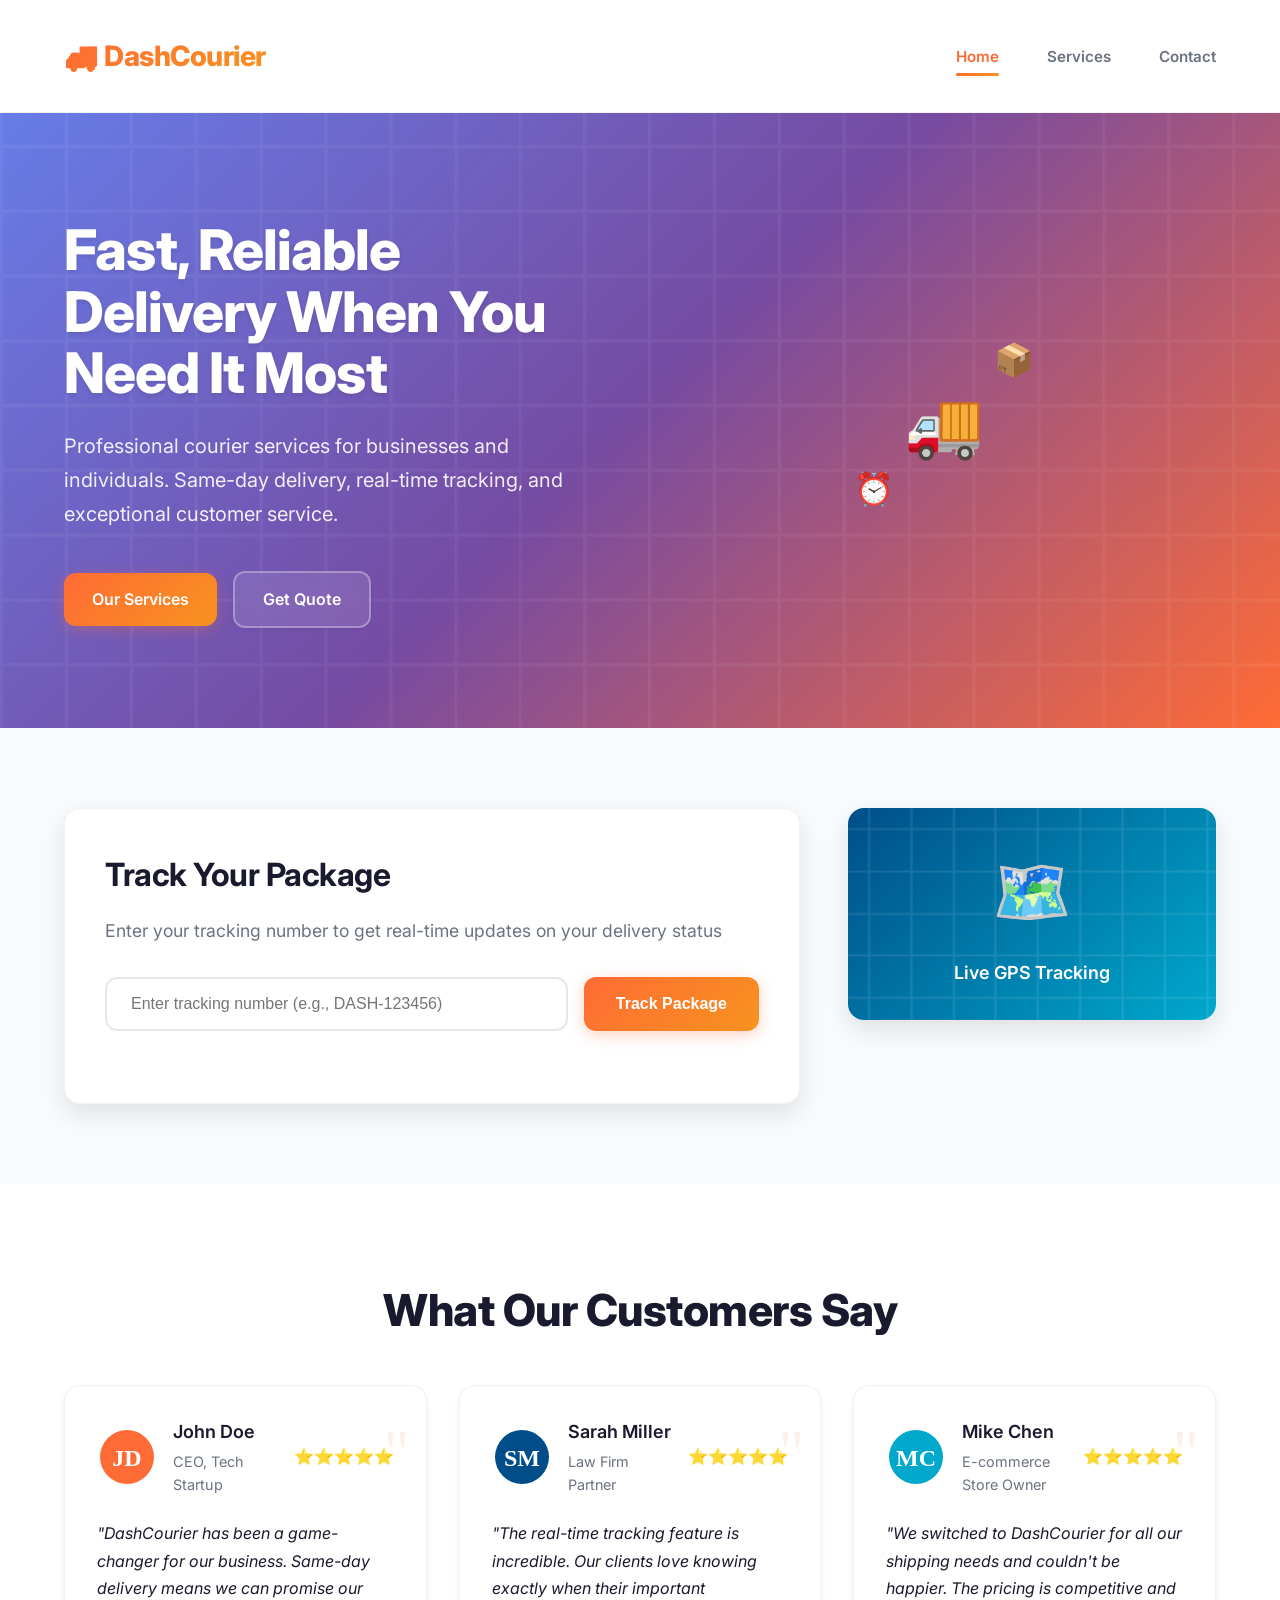
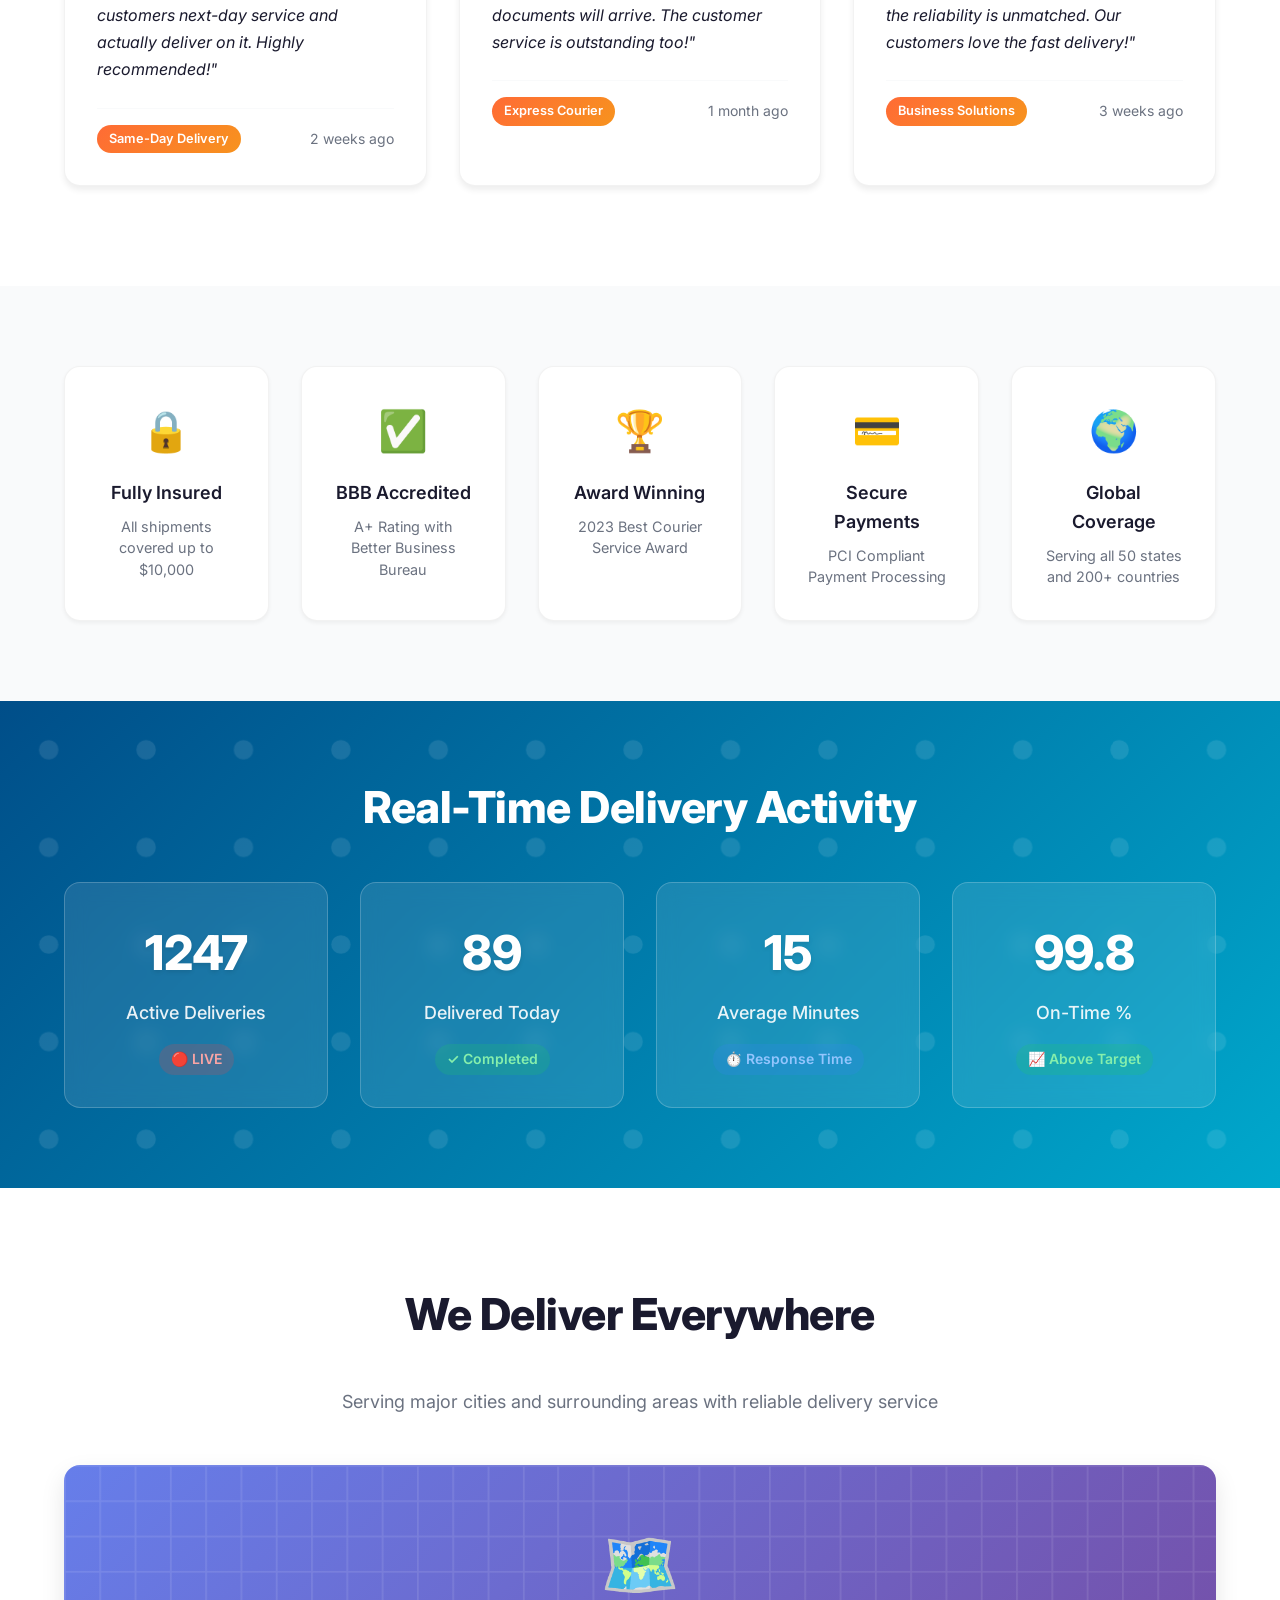
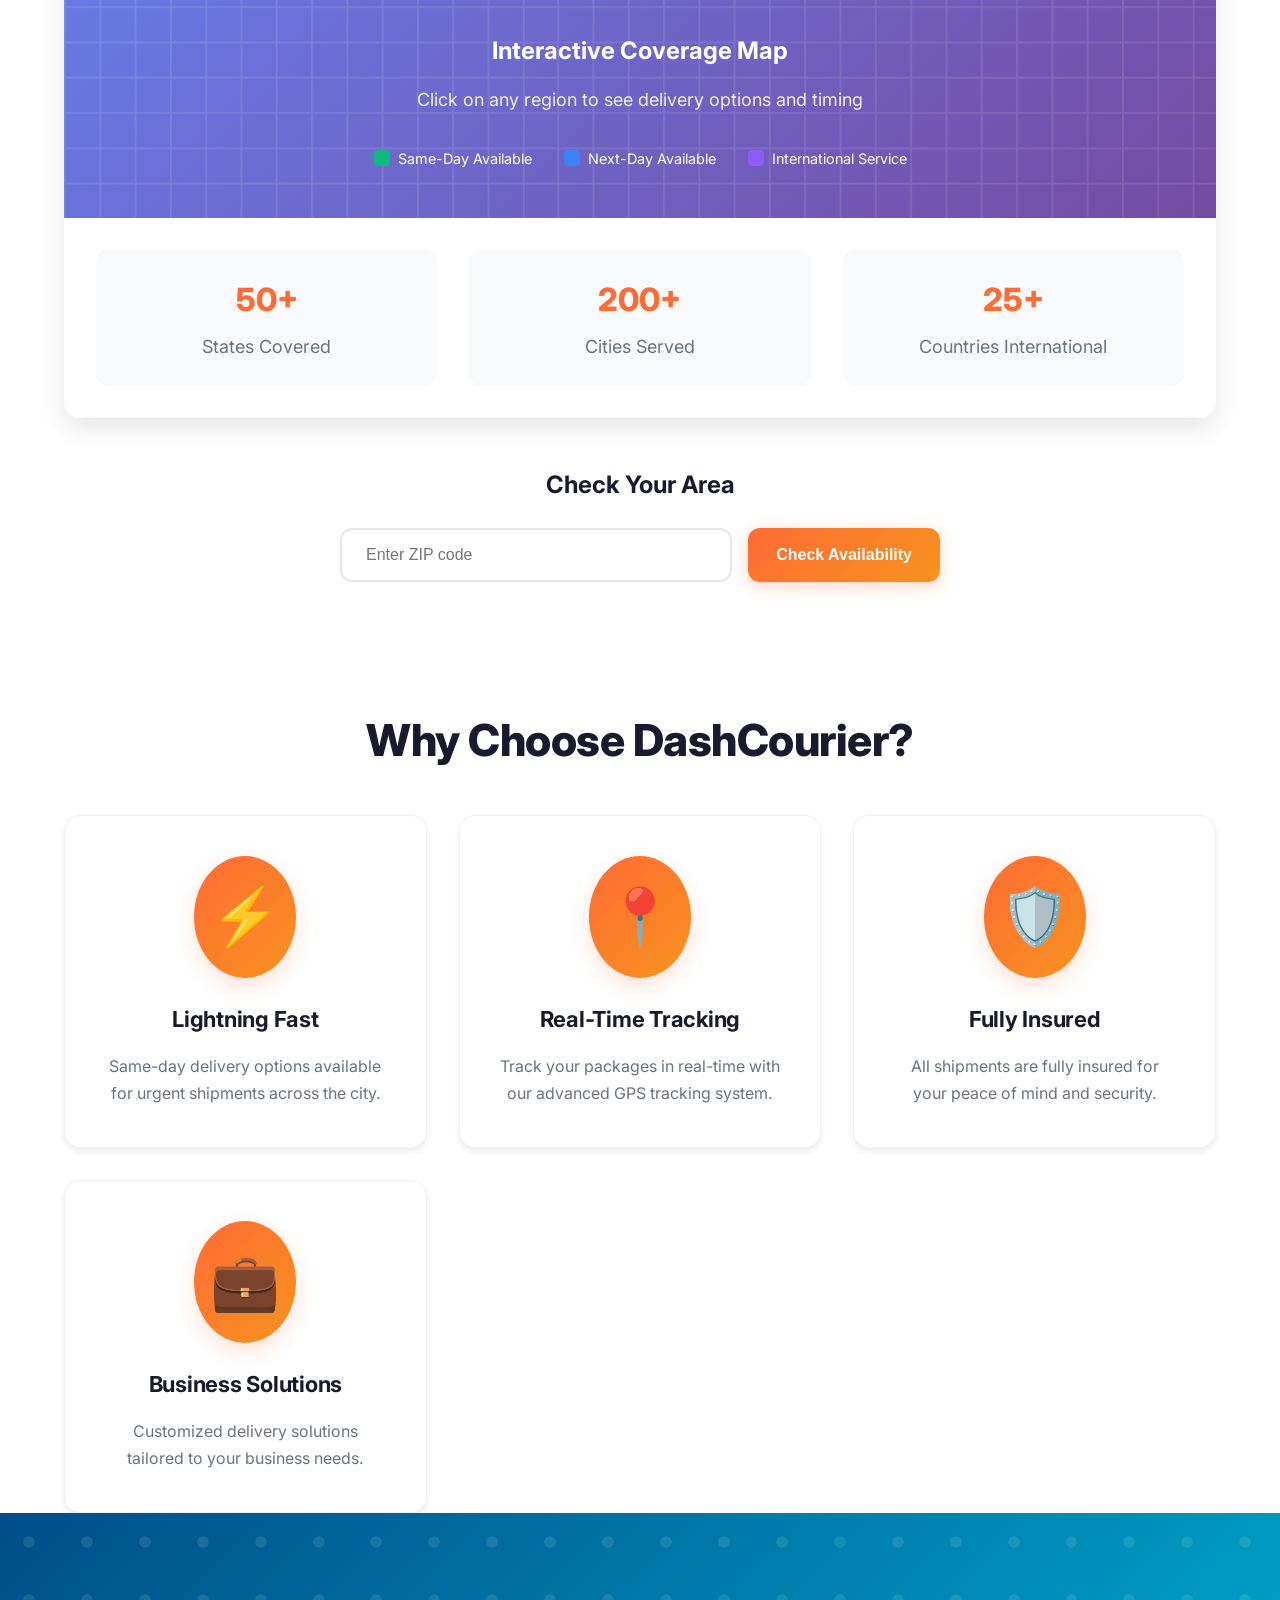
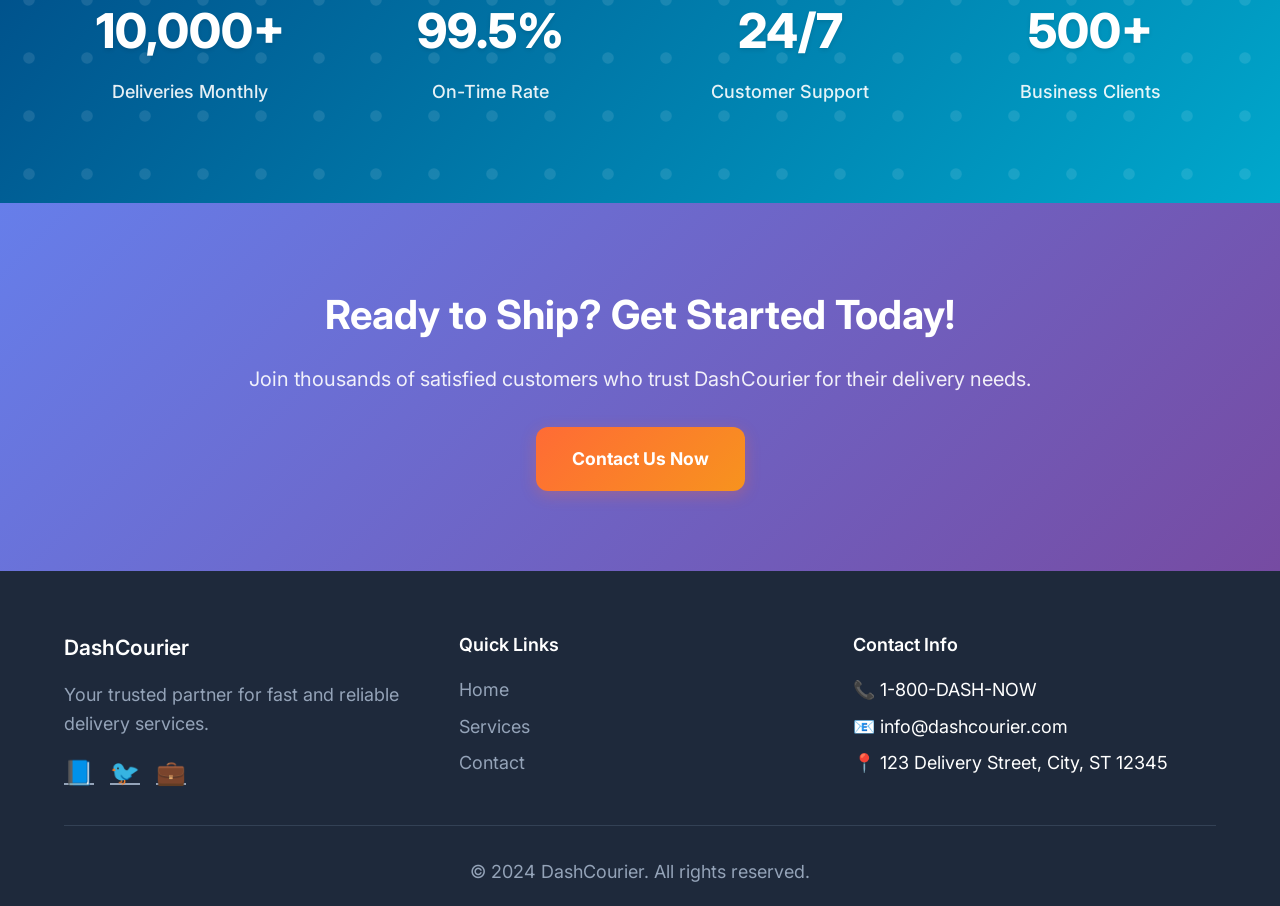
<file: dashcourier/index.html>
<!DOCTYPE html>
<html lang="en">
<head>
    <meta charset="UTF-8">
    <meta name="viewport" content="width=device-width, initial-scale=1.0">
    <title>DashCourier - Fast & Reliable Delivery Services | Same-Day Courier</title>
    
    <!-- SEO Meta Tags -->
    <meta name="description" content="DashCourier offers fast, reliable same-day delivery services for businesses and individuals. Real-time tracking, 24/7 support, and competitive pricing. Get your free quote today!">
    <meta name="keywords" content="courier service, same day delivery, package tracking, delivery service, express delivery, business courier, local delivery, urgent delivery">
    <meta name="author" content="DashCourier">
    <meta name="robots" content="index, follow">
    <meta name="language" content="English">
    <meta name="geo.region" content="US">
    <meta name="geo.placename" content="United States">
    <meta name="geo.position" content="40.7128;-74.0060">
    
    <!-- Open Graph / Facebook -->
    <meta property="og:type" content="website">
    <meta property="og:url" content="https://dashcourier.com/">
    <meta property="og:title" content="DashCourier - Fast & Reliable Delivery Services">
    <meta property="og:description" content="Professional courier services with same-day delivery, real-time tracking, and exceptional customer service. Get your free quote today!">
    <meta property="og:image" content="https://dashcourier.com/images/og-image.jpg">
    <meta property="og:image:width" content="1200">
    <meta property="og:image:height" content="630">
    <meta property="og:site_name" content="DashCourier">
    
    <!-- Twitter -->
    <meta property="twitter:card" content="summary_large_image">
    <meta property="twitter:url" content="https://dashcourier.com/">
    <meta property="twitter:title" content="DashCourier - Fast & Reliable Delivery Services">
    <meta property="twitter:description" content="Professional courier services with same-day delivery, real-time tracking, and exceptional customer service.">
    <meta property="twitter:image" content="https://dashcourier.com/images/twitter-image.jpg">
    
    <!-- Technical SEO -->
    <link rel="canonical" href="https://dashcourier.com/">
    <link rel="alternate" hreflang="en" href="https://dashcourier.com/">
    <link rel="alternate" hreflang="es" href="https://dashcourier.com/es/">
    
    <!-- Favicon -->
    <link rel="icon" type="image/svg+xml" href="data:image/svg+xml,<svg xmlns='http://www.w3.org/2000/svg' viewBox='0 0 100 100'><text y='.9em' font-size='90'>🚚</text></svg>">
    <link rel="apple-touch-icon" href="data:image/svg+xml,<svg xmlns='http://www.w3.org/2000/svg' viewBox='0 0 100 100'><text y='.9em' font-size='90'>🚚</text></svg>">
    
    <!-- Schema.org Structured Data -->
    <script type="application/ld+json">
    {
        "@context": "https://schema.org",
        "@type": "LocalBusiness",
        "name": "DashCourier",
        "description": "Fast and reliable courier services with same-day delivery and real-time tracking",
        "url": "https://dashcourier.com",
        "telephone": "1-800-DASH-NOW",
        "email": "info@dashcourier.com",
        "address": {
            "@type": "PostalAddress",
            "streetAddress": "123 Delivery Street",
            "addressLocality": "City",
            "addressRegion": "ST",
            "postalCode": "12345",
            "addressCountry": "US"
        },
        "geo": {
            "@type": "GeoCoordinates",
            "latitude": "40.7128",
            "longitude": "-74.0060"
        },
        "openingHours": "Mo-Fr 08:00-20:00 Sa-Su 09:00-18:00",
        "priceRange": "$$",
        "sameAs": [
            "https://www.facebook.com/dashcourier",
            "https://www.twitter.com/dashcourier",
            "https://www.linkedin.com/company/dashcourier"
        ],
        "serviceType": "Courier Service",
        "hasOfferCatalog": {
            "@type": "OfferCatalog",
            "name": "Delivery Services",
            "itemListElement": [
                {
                    "@type": "Offer",
                    "itemOffered": {
                        "@type": "Service",
                        "name": "Same-Day Delivery",
                        "description": "Get your packages delivered within hours"
                    }
                },
                {
                    "@type": "Offer", 
                    "itemOffered": {
                        "@type": "Service",
                        "name": "Express Courier",
                        "description": "1-hour delivery available for urgent shipments"
                    }
                }
            ]
        },
        "aggregateRating": {
            "@type": "AggregateRating",
            "ratingValue": "4.8",
            "reviewCount": "1247"
        }
    }
    </script>
    
    <link rel="stylesheet" href="styles.css">
    <link rel="preconnect" href="https://fonts.googleapis.com">
    <link rel="preconnect" href="https://fonts.gstatic.com" crossorigin>
    <link href="https://fonts.googleapis.com/css2?family=Inter:wght@300;400;500;600;700;800&display=swap" rel="stylesheet">
    
    <!-- PWA Meta Tags -->
    <meta name="theme-color" content="#FF6B35">
    <meta name="mobile-web-app-capable" content="yes">
    <meta name="apple-mobile-web-app-capable" content="yes">
    <meta name="apple-mobile-web-app-status-bar-style" content="default">
    <meta name="apple-mobile-web-app-title" content="DashCourier">
    <meta name="application-name" content="DashCourier">
    <meta name="msapplication-TileColor" content="#FF6B35">
    <meta name="msapplication-config" content="/browserconfig.xml">
    
    <!-- PWA Manifest -->
    <link rel="manifest" href="manifest.json">
    
    <!-- Apple Touch Icons -->
    <link rel="apple-touch-icon" href="data:image/svg+xml,<svg xmlns='http://www.w3.org/2000/svg' viewBox='0 0 100 100'><rect width='100' height='100' fill='%23FF6B35'/><text x='50' y='65' text-anchor='middle' fill='white' font-size='40' font-weight='bold'>🚚</text></svg>">
    <link rel="apple-touch-icon" sizes="152x152" href="data:image/svg+xml,<svg xmlns='http://www.w3.org/2000/svg' viewBox='0 0 152 152'><rect width='152' height='152' fill='%23FF6B35'/><text x='76' y='98' text-anchor='middle' fill='white' font-size='60' font-weight='bold'>🚚</text></svg>">
    <link rel="apple-touch-icon" sizes="180x180" href="data:image/svg+xml,<svg xmlns='http://www.w3.org/2000/svg' viewBox='0 0 180 180'><rect width='180' height='180' fill='%23FF6B35'/><text x='90' y='117' text-anchor='middle' fill='white' font-size='72' font-weight='bold'>🚚</text></svg>">
    <link rel="apple-touch-icon" sizes="167x167" href="data:image/svg+xml,<svg xmlns='http://www.w3.org/2000/svg' viewBox='0 0 167 167'><rect width='167' height='167' fill='%23FF6B35'/><text x='83' y='108' text-anchor='middle' fill='white' font-size='66' font-weight='bold'>🚚</text></svg>">
    
    <!-- Microsoft Tile -->
    <meta name="msapplication-TileImage" content="data:image/svg+xml,<svg xmlns='http://www.w3.org/2000/svg' viewBox='0 0 150 150'><rect width='150' height='150' fill='%23FF6B35'/><text x='75' y='97' text-anchor='middle' fill='white' font-size='60' font-weight='bold'>🚚</text></svg>">
</head>
<body>
    <header class="header">
        <nav class="nav">
            <div class="nav-container">
                <div class="logo">
                    <h1>🚚 DashCourier</h1>
                </div>
                <ul class="nav-menu">
                    <li><a href="index.html" class="nav-link active">Home</a></li>
                    <li><a href="services.html" class="nav-link">Services</a></li>
                    <li><a href="contact.html" class="nav-link">Contact</a></li>
                </ul>
                <div class="hamburger">
                    <span></span>
                    <span></span>
                    <span></span>~
                </div>
            </div>
        </nav>
    </header>

    <main>
        <section class="hero">
            <div class="hero-container">
                <div class="hero-content">
                    <h1 class="hero-title">Fast, Reliable Delivery When You Need It Most</h1>
                    <p class="hero-subtitle">Professional courier services for businesses and individuals. Same-day delivery, real-time tracking, and exceptional customer service.</p>
                    <div class="hero-buttons">
                        <a href="services.html" class="btn btn-primary">Our Services</a>
                        <a href="contact.html" class="btn btn-secondary">Get Quote</a>
                    </div>
                </div>
                <div class="hero-image">
                    <div class="delivery-illustration">
                        <div class="truck">🚚</div>
                        <div class="package">📦</div>
                        <div class="clock">⏰</div>
                    </div>
                </div>
            </div>
        </section>

        <section class="tracking">
            <div class="container">
                <div class="tracking-container">
                    <div class="tracking-content">
                        <h2>Track Your Package</h2>
                        <p>Enter your tracking number to get real-time updates on your delivery status</p>
                        <form class="tracking-form" id="trackingForm">
                            <div class="tracking-input-group">
                                <input type="text" id="trackingNumber" placeholder="Enter tracking number (e.g., DASH-123456)" required>
                                <button type="submit" class="btn btn-primary">Track Package</button>
                            </div>
                        </form>
                        <div class="tracking-result" id="trackingResult" style="display: none;">
                            <div class="tracking-status">
                                <div class="status-header">
                                    <h3>Tracking Status</h3>
                                    <span class="tracking-id" id="trackingId"></span>
                                </div>
                                <div class="status-timeline">
                                    <div class="timeline-item completed">
                                        <div class="timeline-dot"></div>
                                        <div class="timeline-content">
                                            <h4>Package Received</h4>
                                            <p class="timeline-time">Today, 9:30 AM</p>
                                        </div>
                                    </div>
                                    <div class="timeline-item completed">
                                        <div class="timeline-dot"></div>
                                        <div class="timeline-content">
                                            <h4>In Transit</h4>
                                            <p class="timeline-time">Today, 11:15 AM</p>
                                        </div>
                                    </div>
                                    <div class="timeline-item active">
                                        <div class="timeline-dot"></div>
                                        <div class="timeline-content">
                                            <h4>Out for Delivery</h4>
                                            <p class="timeline-time">Today, 2:45 PM</p>
                                        </div>
                                    </div>
                                    <div class="timeline-item">
                                        <div class="timeline-dot"></div>
                                        <div class="timeline-content">
                                            <h4>Delivered</h4>
                                            <p class="timeline-time">Expected by 6:00 PM</p>
                                        </div>
                                    </div>
                                </div>
                                <div class="tracking-details">
                                    <div class="detail-item">
                                        <span class="detail-label">Current Location:</span>
                                        <span class="detail-value">Distribution Center - Downtown</span>
                                    </div>
                                    <div class="detail-item">
                                        <span class="detail-label">Estimated Delivery:</span>
                                        <span class="detail-value">Today, 6:00 PM</span>
                                    </div>
                                    <div class="detail-item">
                                        <span class="detail-label">Recipient:</span>
                                        <span class="detail-value">John Doe</span>
                                    </div>
                                </div>
                            </div>
                        </div>
                    </div>
                    <div class="tracking-visual">
                        <div class="tracking-map">
                            <div class="map-icon">🗺️</div>
                            <p>Live GPS Tracking</p>
                        </div>
                    </div>
                </div>
            </div>
        </section>

        <section class="testimonials">
            <div class="container">
                <h2 class="section-title">What Our Customers Say</h2>
                <div class="testimonials-grid">
                    <div class="testimonial-card">
                        <div class="testimonial-header">
                            <div class="customer-avatar">
                                <img src="data:image/svg+xml,<svg xmlns='http://www.w3.org/2000/svg' viewBox='0 0 100 100'><circle cx='50' cy='50' r='45' fill='%23FF6B35'/><text x='50' y='65' text-anchor='middle' fill='white' font-size='40' font-weight='bold'>JD</text></svg>" alt="John Doe">
                            </div>
                            <div class="customer-info">
                                <h4>John Doe</h4>
                                <p>CEO, Tech Startup</p>
                            </div>
                            <div class="rating">
                                ⭐⭐⭐⭐⭐
                            </div>
                        </div>
                        <div class="testimonial-content">
                            <p>"DashCourier has been a game-changer for our business. Same-day delivery means we can promise our customers next-day service and actually deliver on it. Highly recommended!"</p>
                        </div>
                        <div class="testimonial-meta">
                            <span class="service-used">Same-Day Delivery</span>
                            <span class="date">2 weeks ago</span>
                        </div>
                    </div>

                    <div class="testimonial-card">
                        <div class="testimonial-header">
                            <div class="customer-avatar">
                                <img src="data:image/svg+xml,<svg xmlns='http://www.w3.org/2000/svg' viewBox='0 0 100 100'><circle cx='50' cy='50' r='45' fill='%23004E89'/><text x='50' y='65' text-anchor='middle' fill='white' font-size='40' font-weight='bold'>SM</text></svg>" alt="Sarah Miller">
                            </div>
                            <div class="customer-info">
                                <h4>Sarah Miller</h4>
                                <p>Law Firm Partner</p>
                            </div>
                            <div class="rating">
                                ⭐⭐⭐⭐⭐
                            </div>
                        </div>
                        <div class="testimonial-content">
                            <p>"The real-time tracking feature is incredible. Our clients love knowing exactly when their important documents will arrive. The customer service is outstanding too!"</p>
                        </div>
                        <div class="testimonial-meta">
                            <span class="service-used">Express Courier</span>
                            <span class="date">1 month ago</span>
                        </div>
                    </div>

                    <div class="testimonial-card">
                        <div class="testimonial-header">
                            <div class="customer-avatar">
                                <img src="data:image/svg+xml,<svg xmlns='http://www.w3.org/2000/svg' viewBox='0 0 100 100'><circle cx='50' cy='50' r='45' fill='%2300A8CC'/><text x='50' y='65' text-anchor='middle' fill='white' font-size='40' font-weight='bold'>MC</text></svg>" alt="Mike Chen">
                            </div>
                            <div class="customer-info">
                                <h4>Mike Chen</h4>
                                <p>E-commerce Store Owner</p>
                            </div>
                            <div class="rating">
                                ⭐⭐⭐⭐⭐
                            </div>
                        </div>
                        <div class="testimonial-content">
                            <p>"We switched to DashCourier for all our shipping needs and couldn't be happier. The pricing is competitive and the reliability is unmatched. Our customers love the fast delivery!"</p>
                        </div>
                        <div class="testimonial-meta">
                            <span class="service-used">Business Solutions</span>
                            <span class="date">3 weeks ago</span>
                        </div>
                    </div>
                </div>
            </div>
        </section>

        <section class="trust-badges">
            <div class="container">
                <div class="trust-badges-grid">
                    <div class="trust-item">
                        <div class="trust-icon">🔒</div>
                        <h4>Fully Insured</h4>
                        <p>All shipments covered up to $10,000</p>
                    </div>
                    <div class="trust-item">
                        <div class="trust-icon">✅</div>
                        <h4>BBB Accredited</h4>
                        <p>A+ Rating with Better Business Bureau</p>
                    </div>
                    <div class="trust-item">
                        <div class="trust-icon">🏆</div>
                        <h4>Award Winning</h4>
                        <p>2023 Best Courier Service Award</p>
                    </div>
                    <div class="trust-item">
                        <div class="trust-icon">💳</div>
                        <h4>Secure Payments</h4>
                        <p>PCI Compliant Payment Processing</p>
                    </div>
                    <div class="trust-item">
                        <div class="trust-icon">🌍</div>
                        <h4>Global Coverage</h4>
                        <p>Serving all 50 states and 200+ countries</p>
                    </div>
                </div>
            </div>
        </section>

        <section class="live-stats">
            <div class="container">
                <h2 class="section-title">Real-Time Delivery Activity</h2>
                <div class="live-stats-grid">
                    <div class="stat-card">
                        <div class="stat-number" data-target="1247">0</div>
                        <div class="stat-label">Active Deliveries</div>
                        <div class="stat-indicator live">🔴 LIVE</div>
                    </div>
                    <div class="stat-card">
                        <div class="stat-number" data-target="89">0</div>
                        <div class="stat-label">Delivered Today</div>
                        <div class="stat-indicator success">✓ Completed</div>
                    </div>
                    <div class="stat-card">
                        <div class="stat-number" data-target="15">0</div>
                        <div class="stat-label">Average Minutes</div>
                        <div class="stat-indicator info">⏱️ Response Time</div>
                    </div>
                    <div class="stat-card">
                        <div class="stat-number" data-target="99.8">0</div>
                        <div class="stat-label">On-Time %</div>
                        <div class="stat-indicator success">📈 Above Target</div>
                    </div>
                </div>
            </div>
        </section>

        <section class="coverage-map">
            <div class="container">
                <h2 class="section-title">We Deliver Everywhere</h2>
                <p class="section-subtitle">Serving major cities and surrounding areas with reliable delivery service</p>
                <div class="map-container">
                    <div class="interactive-map">
                        <div class="map-placeholder">
                            <div class="map-icon">🗺️</div>
                            <h3>Interactive Coverage Map</h3>
                            <p>Click on any region to see delivery options and timing</p>
                            <div class="map-legend">
                                <div class="legend-item">
                                    <span class="legend-color same-day"></span>
                                    <span>Same-Day Available</span>
                                </div>
                                <div class="legend-item">
                                    <span class="legend-color next-day"></span>
                                    <span>Next-Day Available</span>
                                </div>
                                <div class="legend-item">
                                    <span class="legend-color international"></span>
                                    <span>International Service</span>
                                </div>
                            </div>
                        </div>
                        <div class="coverage-stats">
                            <div class="coverage-item">
                                <h4>50+</h4>
                                <p>States Covered</p>
                            </div>
                            <div class="coverage-item">
                                <h4>200+</h4>
                                <p>Cities Served</p>
                            </div>
                            <div class="coverage-item">
                                <h4>25+</h4>
                                <p>Countries International</p>
                            </div>
                        </div>
                    </div>
                </div>
                <div class="zip-checker">
                    <h3>Check Your Area</h3>
                    <form class="zip-form" id="zipForm">
                        <div class="zip-input-group">
                            <input type="text" id="zipCode" placeholder="Enter ZIP code" maxlength="10">
                            <button type="submit" class="btn btn-primary">Check Availability</button>
                        </div>
                    </form>
                    <div class="zip-result" id="zipResult" style="display: none;">
                        <div class="result-content">
                            <h4 id="resultTitle"></h4>
                            <p id="resultMessage"></p>
                        </div>
                    </div>
                </div>
            </div>
        </section>
            <div class="container">
                <h2 class="section-title">Why Choose DashCourier?</h2>
                <div class="features-grid">
                    <div class="feature-card">
                        <div class="feature-icon">⚡</div>
                        <h3>Lightning Fast</h3>
                        <p>Same-day delivery options available for urgent shipments across the city.</p>
                    </div>
                    <div class="feature-card">
                        <div class="feature-icon">📍</div>
                        <h3>Real-Time Tracking</h3>
                        <p>Track your packages in real-time with our advanced GPS tracking system.</p>
                    </div>
                    <div class="feature-card">
                        <div class="feature-icon">🛡️</div>
                        <h3>Fully Insured</h3>
                        <p>All shipments are fully insured for your peace of mind and security.</p>
                    </div>
                    <div class="feature-card">
                        <div class="feature-icon">💼</div>
                        <h3>Business Solutions</h3>
                        <p>Customized delivery solutions tailored to your business needs.</p>
                    </div>
                </div>
            </div>
        </section>

        <section class="stats">
            <div class="container">
                <div class="stats-grid">
                    <div class="stat-item">
                        <div class="stat-number">10,000+</div>
                        <div class="stat-label">Deliveries Monthly</div>
                    </div>
                    <div class="stat-item">
                        <div class="stat-number">99.5%</div>
                        <div class="stat-label">On-Time Rate</div>
                    </div>
                    <div class="stat-item">
                        <div class="stat-number">24/7</div>
                        <div class="stat-label">Customer Support</div>
                    </div>
                    <div class="stat-item">
                        <div class="stat-number">500+</div>
                        <div class="stat-label">Business Clients</div>
                    </div>
                </div>
            </div>
        </section>

        <section class="cta">
            <div class="container">
                <div class="cta-content">
                    <h2>Ready to Ship? Get Started Today!</h2>
                    <p>Join thousands of satisfied customers who trust DashCourier for their delivery needs.</p>
                    <a href="contact.html" class="btn btn-primary btn-large">Contact Us Now</a>
                </div>
            </div>
        </section>
    </main>

    <footer class="footer">
        <div class="container">
            <div class="footer-content">
                <div class="footer-section">
                    <h3>DashCourier</h3>
                    <p>Your trusted partner for fast and reliable delivery services.</p>
                    <div class="social-links">
                        <a href="#" aria-label="Facebook">📘</a>
                        <a href="#" aria-label="Twitter">🐦</a>
                        <a href="#" aria-label="LinkedIn">💼</a>
                    </div>
                </div>
                <div class="footer-section">
                    <h4>Quick Links</h4>
                    <ul>
                        <li><a href="index.html">Home</a></li>
                        <li><a href="services.html">Services</a></li>
                        <li><a href="contact.html">Contact</a></li>
                    </ul>
                </div>
                <div class="footer-section">
                    <h4>Contact Info</h4>
                    <ul>
                        <li>📞 1-800-DASH-NOW</li>
                        <li>📧 info@dashcourier.com</li>
                        <li>📍 123 Delivery Street, City, ST 12345</li>
                    </ul>
                </div>
            </div>
            <div class="footer-bottom">
                <p>&copy; 2024 DashCourier. All rights reserved.</p>
            </div>
        </div>
    </footer>

    <script src="script.js"></script>
</body>
</html>
</file>
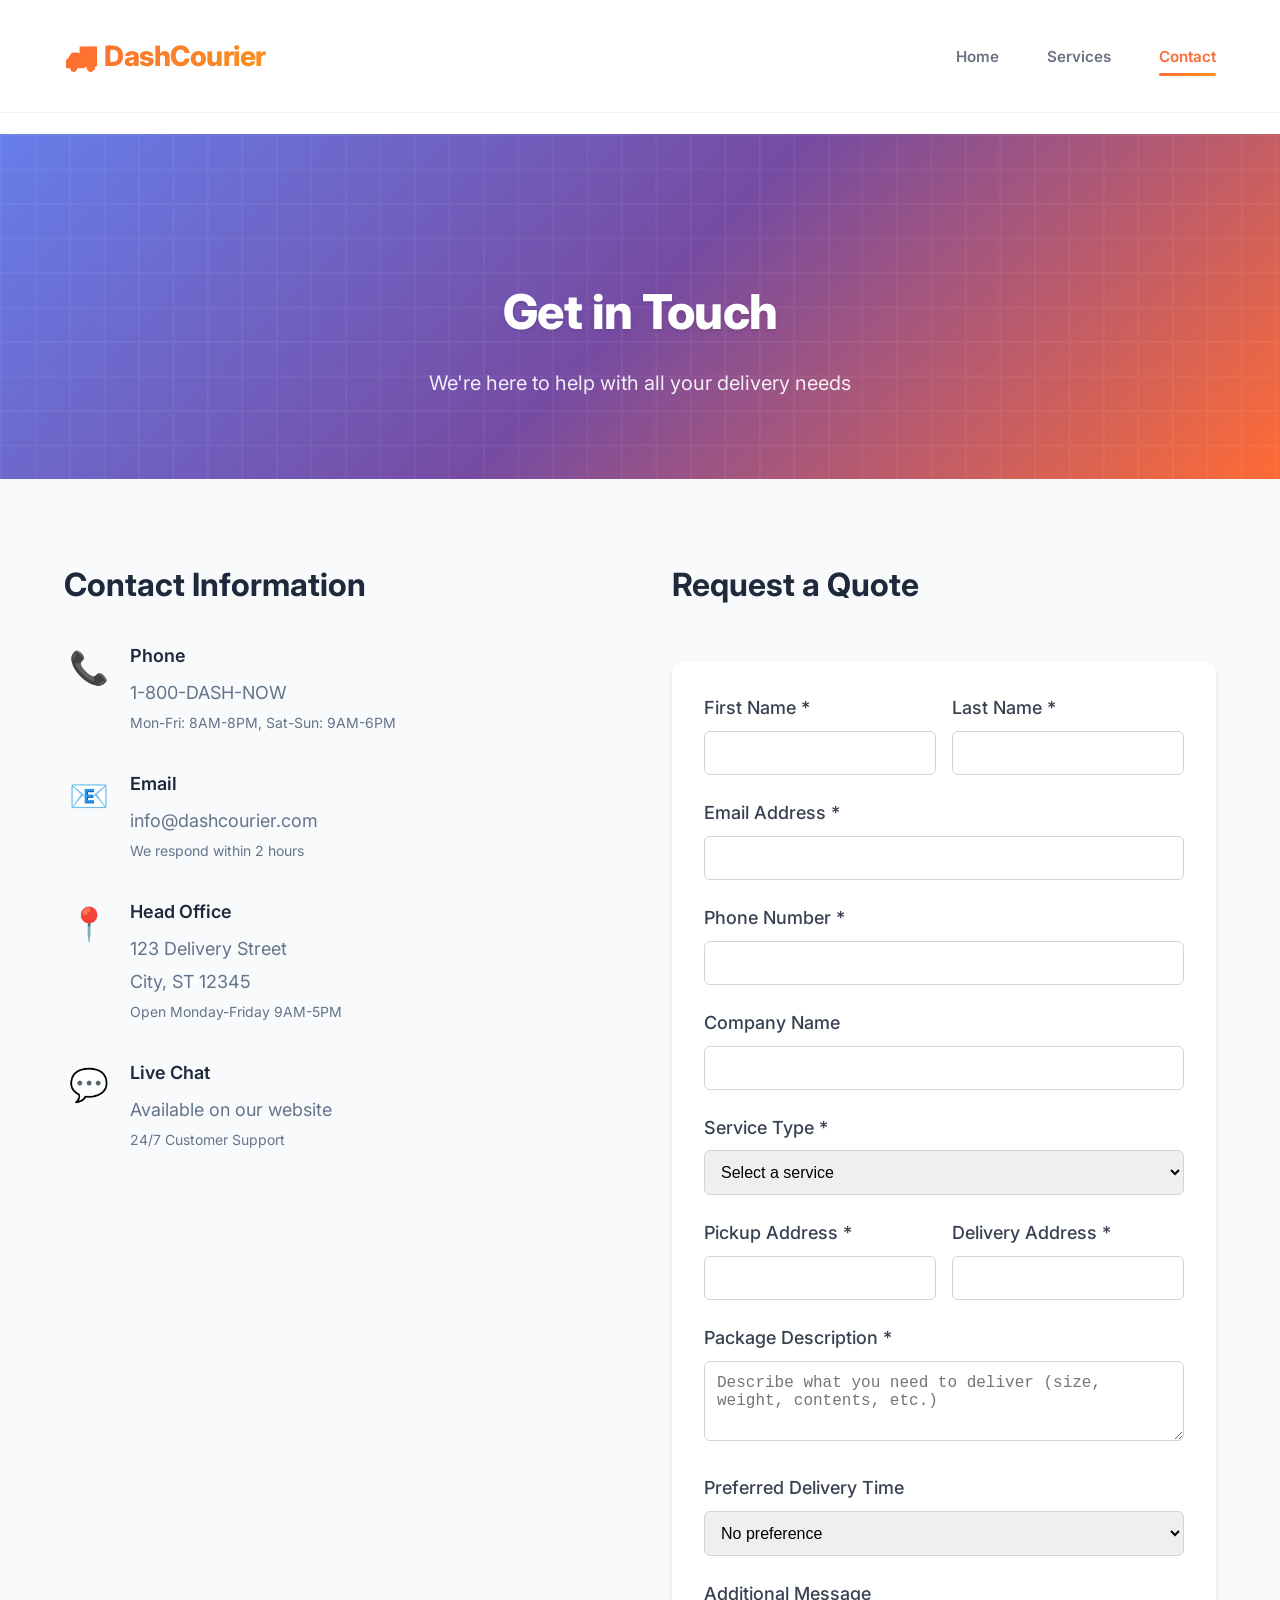
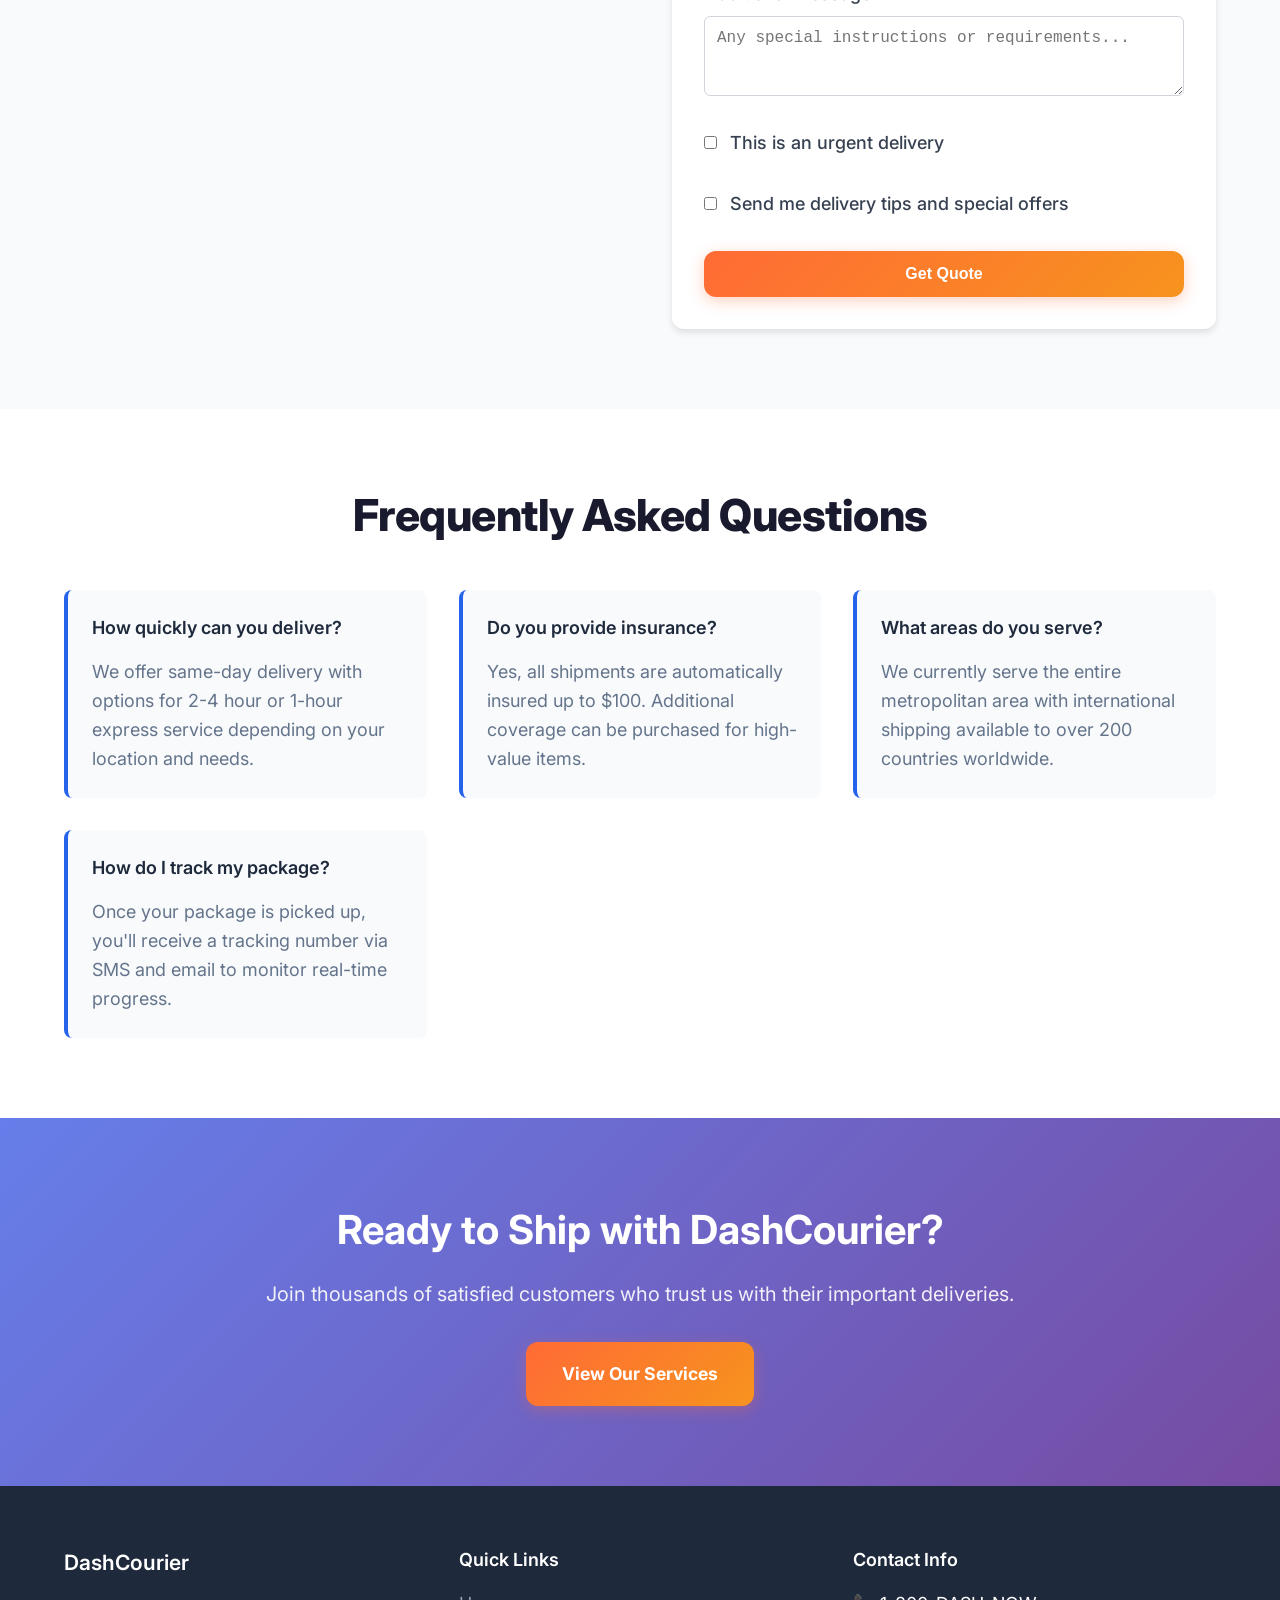
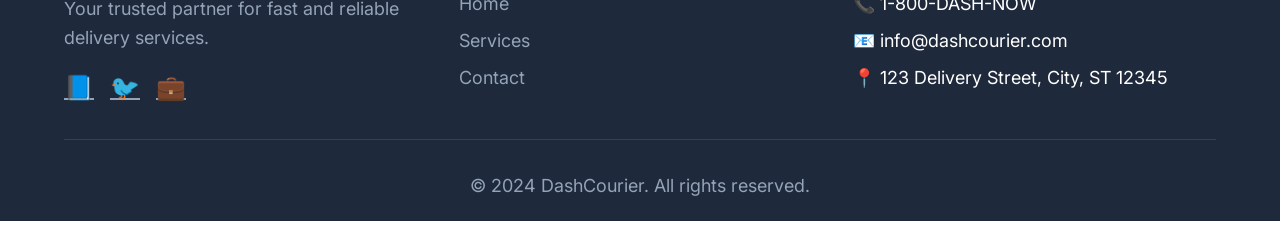
<file: dashcourier/contact.html>
<!DOCTYPE html>
<html lang="en">
<head>
    <meta charset="UTF-8">
    <meta name="viewport" content="width=device-width, initial-scale=1.0">
    <title>Contact - DashCourier</title>
    <link rel="stylesheet" href="styles.css">
    <link rel="preconnect" href="https://fonts.googleapis.com">
    <link rel="preconnect" href="https://fonts.gstatic.com" crossorigin>
    <link href="https://fonts.googleapis.com/css2?family=Inter:wght@300;400;500;600;700&display=swap" rel="stylesheet">
</head>
<body>
    <header class="header">
        <nav class="nav">
            <div class="nav-container">
                <div class="logo">
                    <h1>🚚 DashCourier</h1>
                </div>
                <ul class="nav-menu">
                    <li><a href="index.html" class="nav-link">Home</a></li>
                    <li><a href="services.html" class="nav-link">Services</a></li>
                    <li><a href="contact.html" class="nav-link active">Contact</a></li>
                </ul>
                <div class="hamburger">
                    <span></span>
                    <span></span>
                    <span></span>
                </div>
            </div>
        </nav>
    </header>

    <!-- Breadcrumb -->
    <div class="container">
        <nav class="breadcrumb">
            <a href="index.html">Home</a>
            <span class="breadcrumb-separator">›</span>
            <span>Contact</span>
        </nav>
    </div>

    <main>
        <section class="page-hero">
            <div class="container">
                <h1>Get in Touch</h1>
                <p>We're here to help with all your delivery needs</p>
            </div>
        </section>

        <section class="contact-section">
            <div class="container">
                <div class="contact-grid">
                    <div class="contact-info">
                        <h2>Contact Information</h2>
                        <div class="contact-methods">
                            <div class="contact-method">
                                <div class="contact-icon">📞</div>
                                <div class="contact-details">
                                    <h3>Phone</h3>
                                    <p>1-800-DASH-NOW</p>
                                    <p class="contact-subtitle">Mon-Fri: 8AM-8PM, Sat-Sun: 9AM-6PM</p>
                                </div>
                            </div>
                            
                            <div class="contact-method">
                                <div class="contact-icon">📧</div>
                                <div class="contact-details">
                                    <h3>Email</h3>
                                    <p>info@dashcourier.com</p>
                                    <p class="contact-subtitle">We respond within 2 hours</p>
                                </div>
                            </div>
                            
                            <div class="contact-method">
                                <div class="contact-icon">📍</div>
                                <div class="contact-details">
                                    <h3>Head Office</h3>
                                    <p>123 Delivery Street</p>
                                    <p>City, ST 12345</p>
                                    <p class="contact-subtitle">Open Monday-Friday 9AM-5PM</p>
                                </div>
                            </div>

                            <div class="contact-method">
                                <div class="contact-icon">💬</div>
                                <div class="contact-details">
                                    <h3>Live Chat</h3>
                                    <p>Available on our website</p>
                                    <p class="contact-subtitle">24/7 Customer Support</p>
                                </div>
                            </div>
                        </div>
                    </div>

                    <div class="contact-form-section">
                        <h2>Request a Quote</h2>
                        
                        <!-- Progress Bar -->
                        <div class="progress-bar">
                            <div class="progress-fill" style="width: 0%"></div>
                        </div>
                        
                        <form class="contact-form multi-step" id="quoteForm">
                            <div class="form-row">
                                <div class="form-group">
                                    <label for="firstName">First Name *</label>
                                    <input type="text" id="firstName" name="firstName" required>
                                </div>
                                <div class="form-group">
                                    <label for="lastName">Last Name *</label>
                                    <input type="text" id="lastName" name="lastName" required>
                                </div>
                            </div>

                            <div class="form-group">
                                <label for="email">Email Address *</label>
                                <input type="email" id="email" name="email" required>
                            </div>

                            <div class="form-group">
                                <label for="phone">Phone Number *</label>
                                <input type="tel" id="phone" name="phone" required>
                            </div>

                            <div class="form-group">
                                <label for="company">Company Name</label>
                                <input type="text" id="company" name="company">
                            </div>

                            <div class="form-group">
                                <label for="serviceType">Service Type *</label>
                                <select id="serviceType" name="serviceType" required>
                                    <option value="">Select a service</option>
                                    <option value="same-day">Same-Day Delivery</option>
                                    <option value="standard">Standard Delivery</option>
                                    <option value="express">Express Courier</option>
                                    <option value="business">Business Solutions</option>
                                    <option value="international">International Shipping</option>
                                    <option value="bulk">Bulk Shipping</option>
                                </select>
                            </div>

                            <div class="form-row">
                                <div class="form-group">
                                    <label for="pickupAddress">Pickup Address *</label>
                                    <input type="text" id="pickupAddress" name="pickupAddress" required>
                                </div>
                                <div class="form-group">
                                    <label for="deliveryAddress">Delivery Address *</label>
                                    <input type="text" id="deliveryAddress" name="deliveryAddress" required>
                                </div>
                            </div>

                            <div class="form-group">
                                <label for="packageDescription">Package Description *</label>
                                <textarea id="packageDescription" name="packageDescription" rows="3" required placeholder="Describe what you need to deliver (size, weight, contents, etc.)"></textarea>
                            </div>

                            <div class="form-group">
                                <label for="deliveryTime">Preferred Delivery Time</label>
                                <select id="deliveryTime" name="deliveryTime">
                                    <option value="">No preference</option>
                                    <option value="morning">Morning (8AM-12PM)</option>
                                    <option value="afternoon">Afternoon (12PM-5PM)</option>
                                    <option value="evening">Evening (5PM-8PM)</option>
                                    <option value="asap">ASAP</option>
                                </select>
                            </div>

                            <div class="form-group">
                                <label for="message">Additional Message</label>
                                <textarea id="message" name="message" rows="3" placeholder="Any special instructions or requirements..."></textarea>
                            </div>

                            <div class="form-group checkbox-group">
                                <label class="checkbox-label">
                                    <input type="checkbox" id="urgent" name="urgent">
                                    <span class="checkmark"></span>
                                    This is an urgent delivery
                                </label>
                            </div>

                            <div class="form-group checkbox-group">
                                <label class="checkbox-label">
                                    <input type="checkbox" id="newsletter" name="newsletter">
                                    <span class="checkmark"></span>
                                    Send me delivery tips and special offers
                                </label>
                            </div>

                            <button type="submit" class="btn btn-primary btn-full">Get Quote</button>
                        </form>
                    </div>
                </div>
            </div>
        </section>

        <section class="faq">
            <div class="container">
                <h2 class="section-title">Frequently Asked Questions</h2>
                <div class="faq-grid">
                    <div class="faq-item">
                        <h3>How quickly can you deliver?</h3>
                        <p>We offer same-day delivery with options for 2-4 hour or 1-hour express service depending on your location and needs.</p>
                    </div>
                    <div class="faq-item">
                        <h3>Do you provide insurance?</h3>
                        <p>Yes, all shipments are automatically insured up to $100. Additional coverage can be purchased for high-value items.</p>
                    </div>
                    <div class="faq-item">
                        <h3>What areas do you serve?</h3>
                        <p>We currently serve the entire metropolitan area with international shipping available to over 200 countries worldwide.</p>
                    </div>
                    <div class="faq-item">
                        <h3>How do I track my package?</h3>
                        <p>Once your package is picked up, you'll receive a tracking number via SMS and email to monitor real-time progress.</p>
                    </div>
                </div>
            </div>
        </section>

        <section class="cta">
            <div class="container">
                <div class="cta-content">
                    <h2>Ready to Ship with DashCourier?</h2>
                    <p>Join thousands of satisfied customers who trust us with their important deliveries.</p>
                    <a href="services.html" class="btn btn-primary btn-large">View Our Services</a>
                </div>
            </div>
        </section>
    </main>

    <footer class="footer">
        <div class="container">
            <div class="footer-content">
                <div class="footer-section">
                    <h3>DashCourier</h3>
                    <p>Your trusted partner for fast and reliable delivery services.</p>
                    <div class="social-links">
                        <a href="#" aria-label="Facebook">📘</a>
                        <a href="#" aria-label="Twitter">🐦</a>
                        <a href="#" aria-label="LinkedIn">💼</a>
                    </div>
                </div>
                <div class="footer-section">
                    <h4>Quick Links</h4>
                    <ul>
                        <li><a href="index.html">Home</a></li>
                        <li><a href="services.html">Services</a></li>
                        <li><a href="contact.html">Contact</a></li>
                    </ul>
                </div>
                <div class="footer-section">
                    <h4>Contact Info</h4>
                    <ul>
                        <li>📞 1-800-DASH-NOW</li>
                        <li>📧 info@dashcourier.com</li>
                        <li>📍 123 Delivery Street, City, ST 12345</li>
                    </ul>
                </div>
            </div>
            <div class="footer-bottom">
                <p>&copy; 2024 DashCourier. All rights reserved.</p>
            </div>
        </div>
    </footer>

    <script src="script.js"></script>
</body>
</html>
</file>
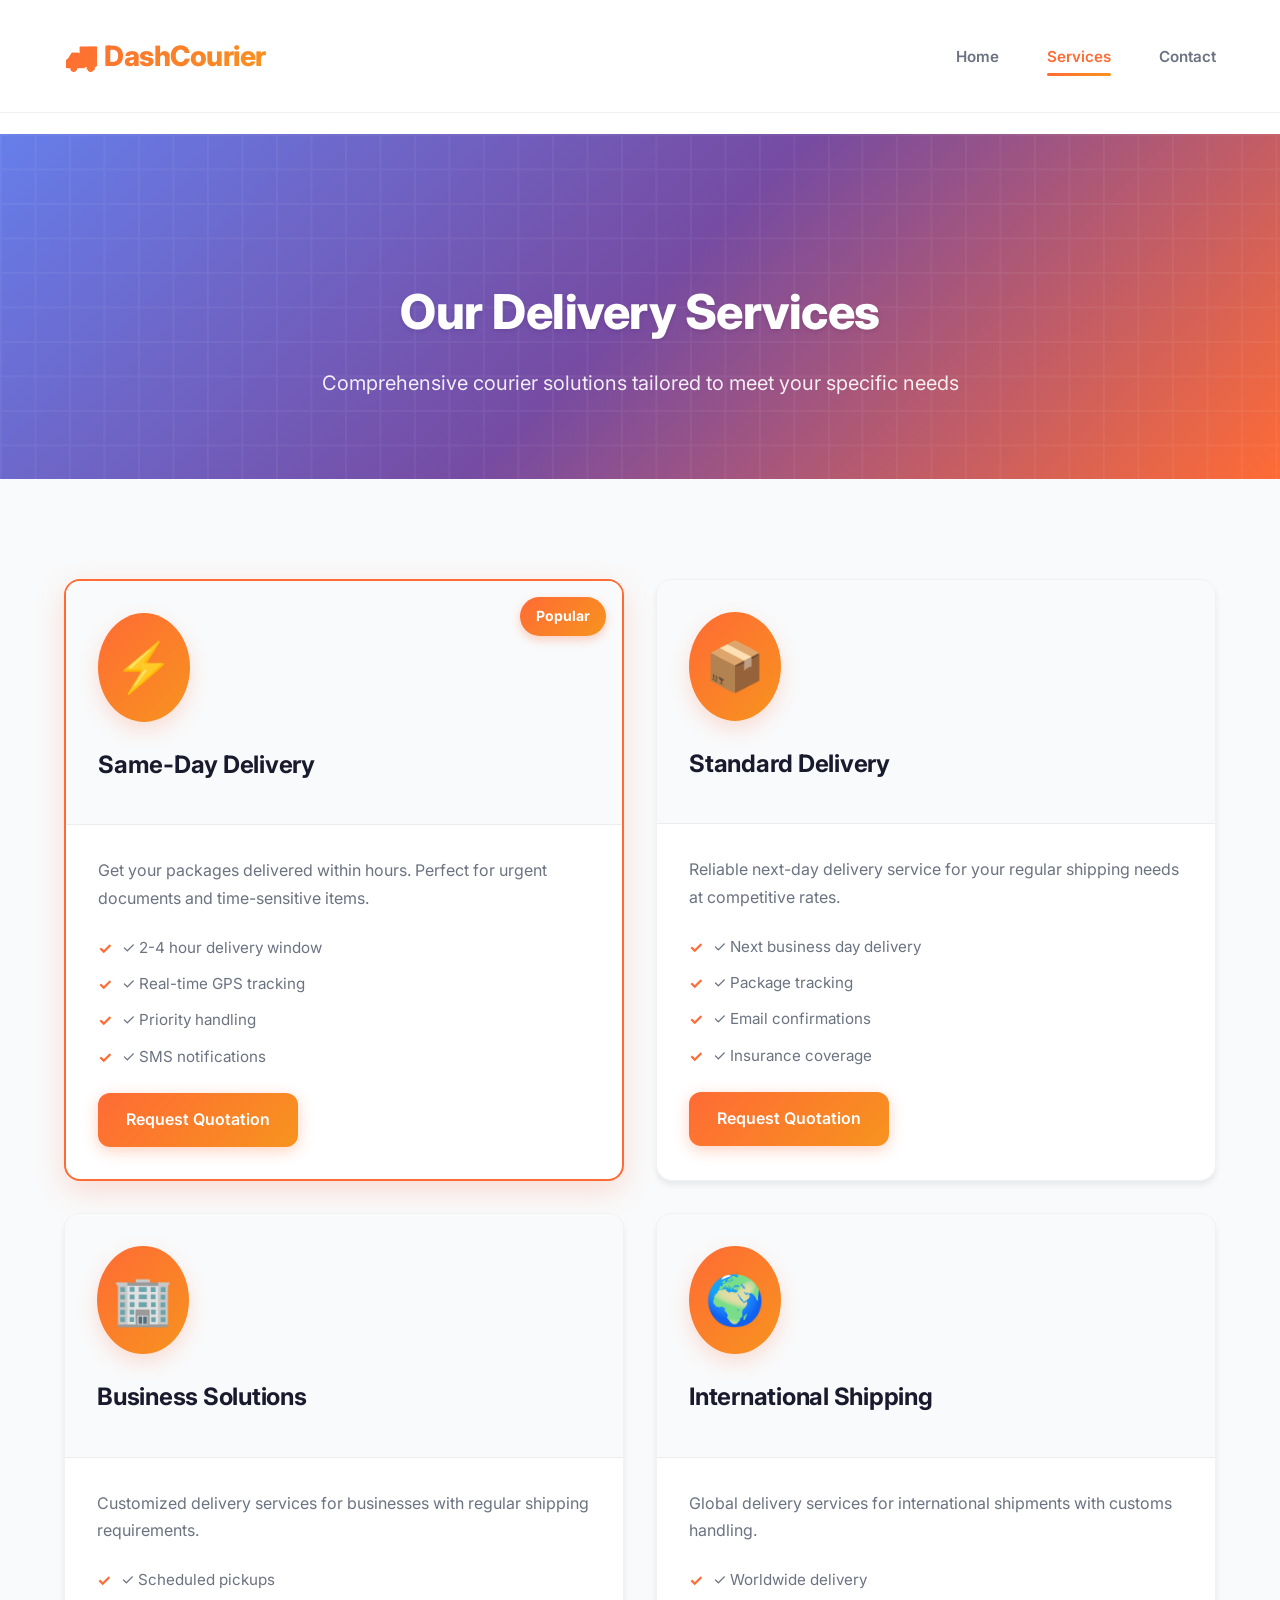
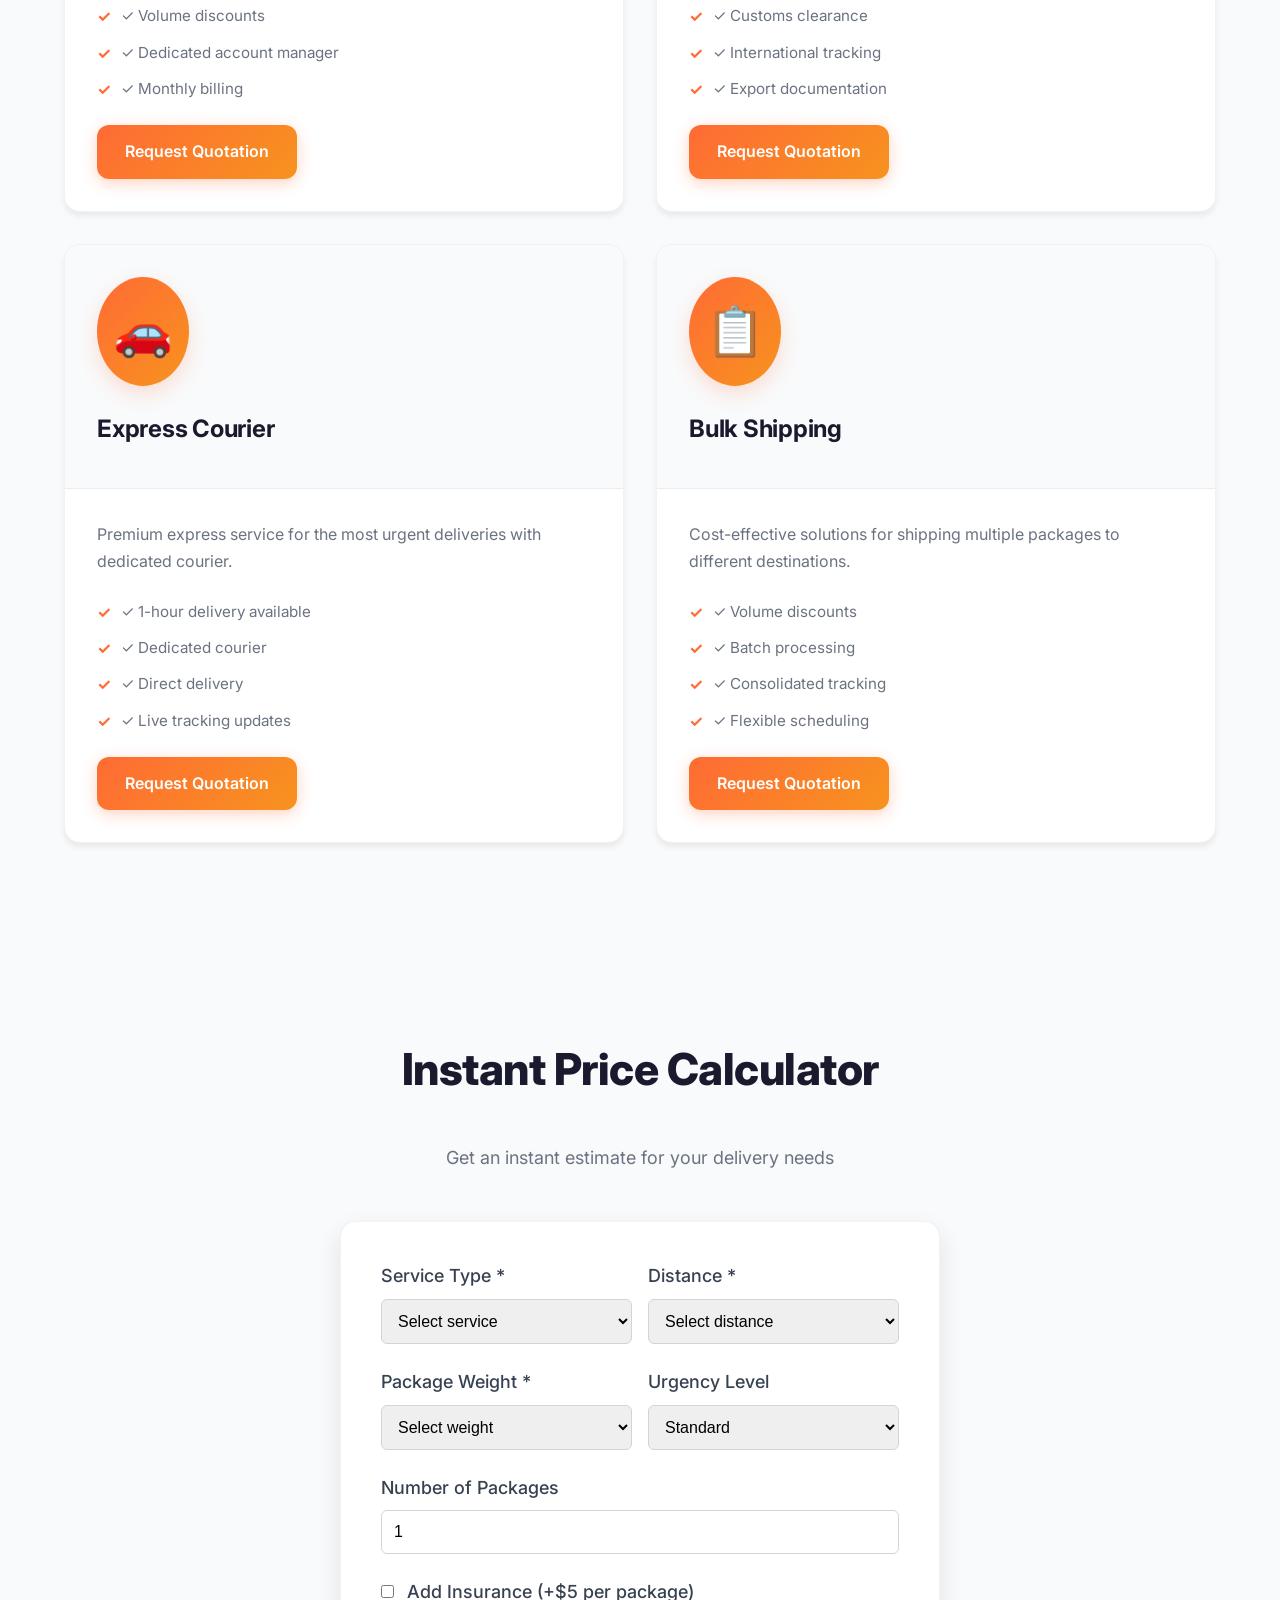
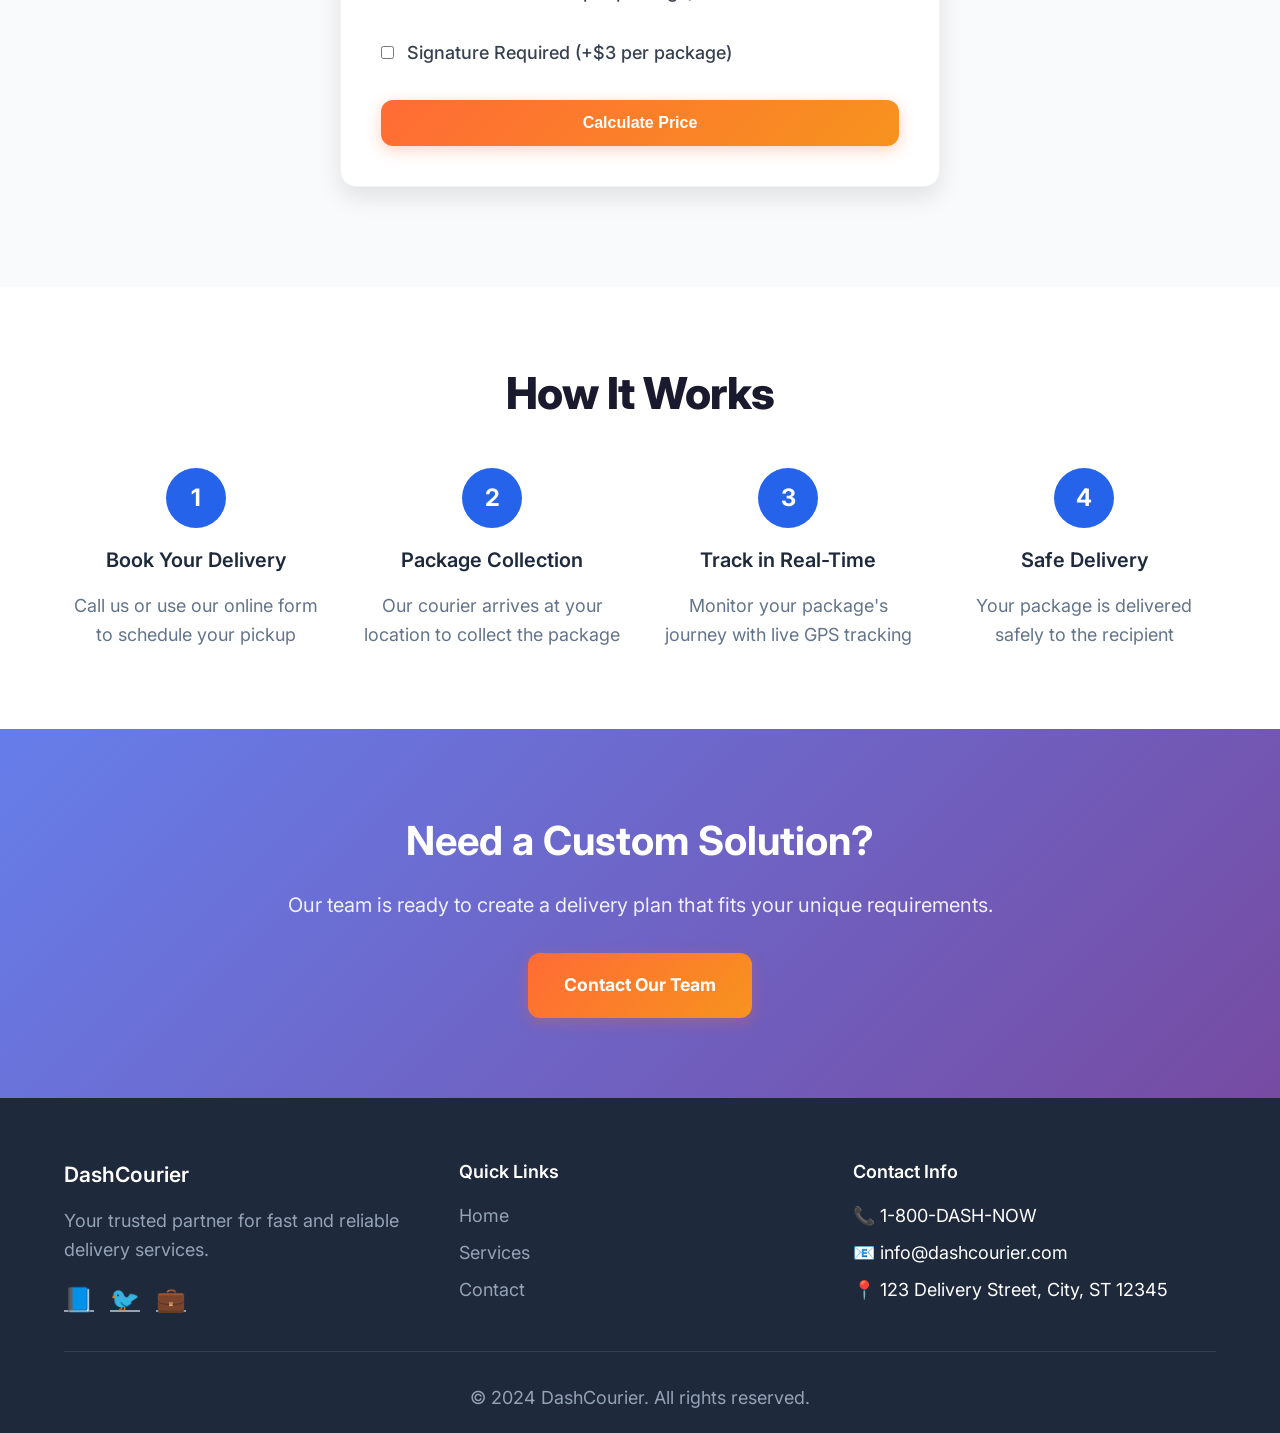
<file: dashcourier/services.html>
<!DOCTYPE html>
<html lang="en">
<head>
    <meta charset="UTF-8">
    <meta name="viewport" content="width=device-width, initial-scale=1.0">
    <title>Services - DashCourier</title>
    <link rel="stylesheet" href="styles.css">
    <link rel="preconnect" href="https://fonts.googleapis.com">
    <link rel="preconnect" href="https://fonts.gstatic.com" crossorigin>
    <link href="https://fonts.googleapis.com/css2?family=Inter:wght@300;400;500;600;700&display=swap" rel="stylesheet">
</head>
<body>
    <header class="header">
        <nav class="nav">
            <div class="nav-container">
                <div class="logo">
                    <h1>🚚 DashCourier</h1>
                </div>
                <ul class="nav-menu">
                    <li><a href="index.html" class="nav-link">Home</a></li>
                    <li><a href="services.html" class="nav-link active">Services</a></li>
                    <li><a href="contact.html" class="nav-link">Contact</a></li>
                </ul>
                <div class="hamburger">
                    <span></span>
                    <span></span>
                    <span></span>
                </div>
            </div>
        </nav>
    </header>

    <!-- Breadcrumb -->
    <div class="container">
        <nav class="breadcrumb">
            <a href="index.html">Home</a>
            <span class="breadcrumb-separator">›</span>
            <span>Services</span>
        </nav>
    </div>

    <main>
        <section class="page-hero">
            <div class="container">
                <h1>Our Delivery Services</h1>
                <p>Comprehensive courier solutions tailored to meet your specific needs</p>
            </div>
        </section>

        <section class="services">
            <div class="container">
                <div class="services-grid">
                    <div class="service-card featured">
                        <div class="service-header">
                            <div class="service-icon">⚡</div>
                            <h3>Same-Day Delivery</h3>
                            <span class="service-badge">Popular</span>
                        </div>
                        <div class="service-content">
                            <p>Get your packages delivered within hours. Perfect for urgent documents and time-sensitive items.</p>
                            <ul class="service-features">
                                <li>✓ 2-4 hour delivery window</li>
                                <li>✓ Real-time GPS tracking</li>
                                <li>✓ Priority handling</li>
                                <li>✓ SMS notifications</li>
                            </ul>
                            <a href="contact.html" class="btn btn-primary">Request Quotation</a>
                        </div>
                    </div>

                    <div class="service-card">
                        <div class="service-header">
                            <div class="service-icon">📦</div>
                            <h3>Standard Delivery</h3>
                        </div>
                        <div class="service-content">
                            <p>Reliable next-day delivery service for your regular shipping needs at competitive rates.</p>
                            <ul class="service-features">
                                <li>✓ Next business day delivery</li>
                                <li>✓ Package tracking</li>
                                <li>✓ Email confirmations</li>
                                <li>✓ Insurance coverage</li>
                            </ul>
                            <a href="contact.html" class="btn btn-primary">Request Quotation</a>
                        </div>
                    </div>

                    <div class="service-card">
                        <div class="service-header">
                            <div class="service-icon">🏢</div>
                            <h3>Business Solutions</h3>
                        </div>
                        <div class="service-content">
                            <p>Customized delivery services for businesses with regular shipping requirements.</p>
                            <ul class="service-features">
                                <li>✓ Scheduled pickups</li>
                                <li>✓ Volume discounts</li>
                                <li>✓ Dedicated account manager</li>
                                <li>✓ Monthly billing</li>
                            </ul>
                            <a href="contact.html" class="btn btn-primary">Request Quotation</a>
                        </div>
                    </div>

                    <div class="service-card">
                        <div class="service-header">
                            <div class="service-icon">🌍</div>
                            <h3>International Shipping</h3>
                        </div>
                        <div class="service-content">
                            <p>Global delivery services for international shipments with customs handling.</p>
                            <ul class="service-features">
                                <li>✓ Worldwide delivery</li>
                                <li>✓ Customs clearance</li>
                                <li>✓ International tracking</li>
                                <li>✓ Export documentation</li>
                            </ul>
                            <a href="contact.html" class="btn btn-primary">Request Quotation</a>
                        </div>
                    </div>

                    <div class="service-card">
                        <div class="service-header">
                            <div class="service-icon">🚗</div>
                            <h3>Express Courier</h3>
                        </div>
                        <div class="service-content">
                            <p>Premium express service for the most urgent deliveries with dedicated courier.</p>
                            <ul class="service-features">
                                <li>✓ 1-hour delivery available</li>
                                <li>✓ Dedicated courier</li>
                                <li>✓ Direct delivery</li>
                                <li>✓ Live tracking updates</li>
                            </ul>
                            <a href="contact.html" class="btn btn-primary">Request Quotation</a>
                        </div>
                    </div>

                    <div class="service-card">
                        <div class="service-header">
                            <div class="service-icon">📋</div>
                            <h3>Bulk Shipping</h3>
                        </div>
                        <div class="service-content">
                            <p>Cost-effective solutions for shipping multiple packages to different destinations.</p>
                            <ul class="service-features">
                                <li>✓ Volume discounts</li>
                                <li>✓ Batch processing</li>
                                <li>✓ Consolidated tracking</li>
                                <li>✓ Flexible scheduling</li>
                            </ul>
                            <a href="contact.html" class="btn btn-primary">Request Quotation</a>
                        </div>
                    </div>
                </div>
            </div>
        </section>

        <section class="pricing-calculator">
            <div class="container">
                <h2 class="section-title">Instant Price Calculator</h2>
                <p class="section-subtitle">Get an instant estimate for your delivery needs</p>
                
                <div class="calculator-container">
                    <div class="calculator-form">
                        <form id="priceCalculator">
                            <div class="form-row">
                                <div class="form-group">
                                    <label for="calcService">Service Type *</label>
                                    <select id="calcService" required>
                                        <option value="">Select service</option>
                                        <option value="same-day">Same-Day Delivery</option>
                                        <option value="standard">Standard Delivery</option>
                                        <option value="express">Express Courier</option>
                                        <option value="international">International Shipping</option>
                                        <option value="bulk">Bulk Shipping</option>
                                    </select>
                                </div>
                                <div class="form-group">
                                    <label for="calcDistance">Distance *</label>
                                    <select id="calcDistance" required>
                                        <option value="">Select distance</option>
                                        <option value="local">Local (0-10 miles)</option>
                                        <option value="regional">Regional (10-50 miles)</option>
                                        <option value="long">Long Distance (50-200 miles)</option>
                                        <option value="national">National (200+ miles)</option>
                                    </select>
                                </div>
                            </div>
                            
                            <div class="form-row">
                                <div class="form-group">
                                    <label for="calcWeight">Package Weight *</label>
                                    <select id="calcWeight" required>
                                        <option value="">Select weight</option>
                                        <option value="light">Light (0-5 lbs)</option>
                                        <option value="medium">Medium (5-25 lbs)</option>
                                        <option value="heavy">Heavy (25-100 lbs)</option>
                                        <option value="extra-heavy">Extra Heavy (100+ lbs)</option>
                                    </select>
                                </div>
                                <div class="form-group">
                                    <label for="calcUrgency">Urgency Level</label>
                                    <select id="calcUrgency">
                                        <option value="standard">Standard</option>
                                        <option value="priority">Priority (+25%)</option>
                                        <option value="urgent">Urgent (+50%)</option>
                                    </select>
                                </div>
                            </div>
                            
                            <div class="form-group">
                                <label for="calcPackages">Number of Packages</label>
                                <input type="number" id="calcPackages" min="1" max="100" value="1">
                            </div>
                            
                            <div class="form-group checkbox-group">
                                <label class="checkbox-label">
                                    <input type="checkbox" id="calcInsurance">
                                    <span class="checkmark"></span>
                                    Add Insurance (+$5 per package)
                                </label>
                            </div>
                            
                            <div class="form-group checkbox-group">
                                <label class="checkbox-label">
                                    <input type="checkbox" id="calcSignature">
                                    <span class="checkmark"></span>
                                    Signature Required (+$3 per package)
                                </label>
                            </div>
                            
                            <button type="submit" class="btn btn-primary btn-full">Calculate Price</button>
                        </form>
                    </div>
                    
                    <div class="calculator-result" id="calculatorResult" style="display: none;">
                        <div class="result-header">
                            <h3>Your Price Estimate</h3>
                            <div class="price-display">
                                <span class="price-amount" id="totalPrice">$0.00</span>
                                <span class="price-label">Total Price</span>
                            </div>
                        </div>
                        
                        <div class="price-breakdown">
                            <h4>Price Breakdown</h4>
                            <div class="breakdown-item">
                                <span>Base Price:</span>
                                <span id="basePrice">$0.00</span>
                            </div>
                            <div class="breakdown-item">
                                <span>Urgency Surcharge:</span>
                                <span id="urgencyPrice">$0.00</span>
                            </div>
                            <div class="breakdown-item">
                                <span>Additional Services:</span>
                                <span id="additionalPrice">$0.00</span>
                            </div>
                            <div class="breakdown-item">
                                <span>Package Multiplier:</span>
                                <span id="packageMultiplier">x1</span>
                            </div>
                            <div class="breakdown-total">
                                <span>Total:</span>
                                <span id="breakdownTotal">$0.00</span>
                            </div>
                        </div>
                        
                        <div class="result-actions">
                            <a href="contact.html" class="btn btn-primary">Book This Delivery</a>
                            <button class="btn btn-secondary" onclick="resetCalculator()">Calculate Another</button>
                        </div>
                        
                        <div class="price-disclaimer">
                            <p>*This is an estimate only. Final price may vary based on exact requirements.</p>
                            <p>*Valid for 24 hours. Prices subject to change without notice.</p>
                        </div>
                    </div>
                </div>
            </div>
        </section>

        <section class="process">
            <div class="container">
                <h2 class="section-title">How It Works</h2>
                <div class="process-steps">
                    <div class="step">
                        <div class="step-number">1</div>
                        <h3>Book Your Delivery</h3>
                        <p>Call us or use our online form to schedule your pickup</p>
                    </div>
                    <div class="step">
                        <div class="step-number">2</div>
                        <h3>Package Collection</h3>
                        <p>Our courier arrives at your location to collect the package</p>
                    </div>
                    <div class="step">
                        <div class="step-number">3</div>
                        <h3>Track in Real-Time</h3>
                        <p>Monitor your package's journey with live GPS tracking</p>
                    </div>
                    <div class="step">
                        <div class="step-number">4</div>
                        <h3>Safe Delivery</h3>
                        <p>Your package is delivered safely to the recipient</p>
                    </div>
                </div>
            </div>
        </section>

        <section class="cta">
            <div class="container">
                <div class="cta-content">
                    <h2>Need a Custom Solution?</h2>
                    <p>Our team is ready to create a delivery plan that fits your unique requirements.</p>
                    <a href="contact.html" class="btn btn-primary btn-large">Contact Our Team</a>
                </div>
            </div>
        </section>
    </main>

    <footer class="footer">
        <div class="container">
            <div class="footer-content">
                <div class="footer-section">
                    <h3>DashCourier</h3>
                    <p>Your trusted partner for fast and reliable delivery services.</p>
                    <div class="social-links">
                        <a href="#" aria-label="Facebook">📘</a>
                        <a href="#" aria-label="Twitter">🐦</a>
                        <a href="#" aria-label="LinkedIn">💼</a>
                    </div>
                </div>
                <div class="footer-section">
                    <h4>Quick Links</h4>
                    <ul>
                        <li><a href="index.html">Home</a></li>
                        <li><a href="services.html">Services</a></li>
                        <li><a href="contact.html">Contact</a></li>
                    </ul>
                </div>
                <div class="footer-section">
                    <h4>Contact Info</h4>
                    <ul>
                        <li>📞 1-800-DASH-NOW</li>
                        <li>📧 info@dashcourier.com</li>
                        <li>📍 123 Delivery Street, City, ST 12345</li>
                    </ul>
                </div>
            </div>
            <div class="footer-bottom">
                <p>&copy; 2024 DashCourier. All rights reserved.</p>
            </div>
        </div>
    </footer>

    <script src="script.js"></script>
</body>
</html>
</file>
<file: dashcourier/styles.css>
/* Reset and Base Styles */
* {
    margin: 0;
    padding: 0;
    box-sizing: border-box;
}

:root {
    --primary-color: #FF6B35;
    --primary-dark: #E55A2B;
    --secondary-color: #004E89;
    --accent-color: #00A8CC;
    --text-dark: #1A1A2E;
    --text-light: #6B7280;
    --bg-light: #F9FAFB;
    --bg-white: #FFFFFF;
    --shadow-sm: 0 2px 4px rgba(0, 0, 0, 0.05);
    --shadow-md: 0 4px 6px rgba(0, 0, 0, 0.07);
    --shadow-lg: 0 10px 25px rgba(0, 0, 0, 0.1);
    --shadow-xl: 0 20px 40px rgba(0, 0, 0, 0.15);
    --gradient-primary: linear-gradient(135deg, #FF6B35 0%, #F7931E 100%);
    --gradient-secondary: linear-gradient(135deg, #004E89 0%, #00A8CC 100%);
    --gradient-hero: linear-gradient(135deg, #667eea 0%, #764ba2 50%, #FF6B35 100%);
    --border-radius: 12px;
    --border-radius-lg: 16px;
    --transition: all 0.3s cubic-bezier(0.4, 0, 0.2, 1);
}

/* UX Enhancement Styles */
/* Loading States and Visual Feedback */
.loading {
    position: relative;
    pointer-events: none;
    opacity: 0.7;
}

.loading::after {
    content: '';
    position: absolute;
    top: 50%;
    left: 50%;
    width: 20px;
    height: 20px;
    margin: -10px 0 0 -10px;
    border: 2px solid var(--primary-color);
    border-top: 2px solid transparent;
    border-radius: 50%;
    animation: spin 1s linear infinite;
}

@keyframes spin {
    0% { transform: rotate(0deg); }
    100% { transform: rotate(360deg); }
}

.btn.loading {
    color: transparent;
}

.btn.loading::after {
    content: '';
    position: absolute;
    top: 50%;
    left: 50%;
    width: 16px;
    height: 16px;
    margin: -8px 0 0 -8px;
    border: 2px solid white;
    border-top: 2px solid transparent;
    border-radius: 50%;
    animation: spin 1s linear infinite;
}

/* Success and Error Messages */
.message-toast {
    position: fixed;
    top: 20px;
    right: 20px;
    padding: 1rem 1.5rem;
    border-radius: var(--border-radius);
    color: white;
    font-weight: 500;
    z-index: 10000;
    animation: slideInRight 0.3s ease;
    max-width: 400px;
}

.message-toast.success {
    background: linear-gradient(135deg, #10b981 0%, #059669 100%);
}

.message-toast.error {
    background: linear-gradient(135deg, #ef4444 0%, #dc2626 100%);
}

.message-toast.info {
    background: linear-gradient(135deg, #3b82f6 0%, #2563eb 100%);
}

@keyframes slideInRight {
    from {
        transform: translateX(100%);
        opacity: 0;
    }
    to {
        transform: translateX(0);
        opacity: 1;
    }
}

/* Enhanced Hover States */
.btn {
    transform: translateY(0);
    box-shadow: var(--shadow-sm);
    transition: all 0.3s ease;
}

.btn:hover {
    transform: translateY(-2px);
    box-shadow: var(--shadow-lg);
}

.btn:active {
    transform: translateY(0);
    box-shadow: var(--shadow-sm);
}

.service-card:hover {
    transform: translateY(-8px) scale(1.02);
    box-shadow: var(--shadow-xl);
}

.trust-item:hover {
    transform: translateY(-5px) scale(1.05);
    box-shadow: var(--shadow-lg);
}

/* Form Enhancement */
.form-group {
    position: relative;
}

.form-group input:focus,
.form-group select:focus,
.form-group textarea:focus {
    border-color: var(--primary-color);
    box-shadow: 0 0 0 3px rgba(255, 107, 53, 0.1);
    transform: translateY(-1px);
}

.form-group.error input,
.form-group.error select,
.form-group.error textarea {
    border-color: #ef4444;
    box-shadow: 0 0 0 3px rgba(239, 68, 68, 0.1);
}

.form-group.success input,
.form-group.success select,
.form-group.success textarea {
    border-color: #10b981;
    box-shadow: 0 0 0 3px rgba(16, 185, 129, 0.1);
}

.error-message {
    color: #ef4444;
    font-size: 0.875rem;
    margin-top: 0.25rem;
    display: none;
}

.form-group.error .error-message {
    display: block;
    animation: slideDown 0.3s ease;
}

@keyframes slideDown {
    from {
        opacity: 0;
        transform: translateY(-10px);
    }
    to {
        opacity: 1;
        transform: translateY(0);
    }
}

/* Progress Indicators */
.progress-bar {
    width: 100%;
    height: 4px;
    background: var(--bg-light);
    border-radius: 2px;
    overflow: hidden;
    margin: 1rem 0;
}

.progress-fill {
    height: 100%;
    background: var(--gradient-primary);
    border-radius: 2px;
    transition: width 0.3s ease;
    position: relative;
}

.progress-fill::after {
    content: '';
    position: absolute;
    top: 0;
    left: 0;
    right: 0;
    bottom: 0;
    background: linear-gradient(90deg, transparent, rgba(255, 255, 255, 0.3), transparent);
    animation: shimmer 2s infinite;
}

@keyframes shimmer {
    0% { transform: translateX(-100%); }
    100% { transform: translateX(100%); }
}

/* Enhanced Header */
.header.scrolled {
    box-shadow: 0 4px 20px rgba(0, 0, 0, 0.1);
    background: rgba(255, 255, 255, 0.98);
}

/* Breadcrumb */
.breadcrumb {
    display: flex;
    align-items: center;
    gap: 0.5rem;
    padding: 1rem 0;
    font-size: 0.875rem;
    color: var(--text-light);
}

.breadcrumb a {
    color: var(--primary-color);
    text-decoration: none;
    transition: color 0.3s ease;
}

.breadcrumb a:hover {
    color: var(--primary-dark);
}

.breadcrumb-separator {
    color: var(--text-light);
    opacity: 0.5;
}

/* Mobile Touch Optimizations */
@media (max-width: 768px) {
    .btn {
        min-height: 44px; /* iOS touch target minimum */
        font-size: 16px; /* Prevent zoom on iOS */
    }
    
    .nav-link {
        padding: 12px 16px; /* Larger touch targets */
    }
    
    .service-card, .trust-item {
        margin: 10px 0; /* Spacing for touch */
    }
    
    input, select, textarea {
        min-height: 44px; /* iOS touch target minimum */
        font-size: 16px; /* Prevent zoom */
    }
    
    /* Touch-friendly hover states */
    .service-card:active,
    .trust-item:active,
    .btn:active {
        transform: scale(0.98);
        transition: transform 0.1s ease;
    }
}

/* Accessibility Improvements */
.keyboard-nav *:focus {
    outline: 2px solid var(--primary-color);
    outline-offset: 2px;
}

/* High contrast mode support */
@media (prefers-contrast: high) {
    :root {
        --text-light: #000000;
        --bg-light: #FFFFFF;
        --shadow-sm: 0 2px 4px rgba(0, 0, 0, 0.3);
        --shadow-md: 0 4px 6px rgba(0, 0, 0, 0.3);
        --shadow-lg: 0 10px 25px rgba(0, 0, 0, 0.3);
        --shadow-xl: 0 20px 40px rgba(0, 0, 0, 0.3);
    }
}

/* Reduced motion support */
@media (prefers-reduced-motion: reduce) {
    * {
        animation-duration: 0.01ms !important;
        animation-iteration-count: 1 !important;
        transition-duration: 0.01ms !important;
    }
    
    .btn:hover,
    .service-card:hover,
    .trust-item:hover {
        transform: none;
    }
}

/* Text scaling support */
@media (max-resolution: 120dpi) {
    body {
        font-size: clamp(14px, 2vw, 18px);
    }
}

/* Focus visible for better keyboard navigation */
.btn:focus-visible,
.nav-link:focus-visible,
input:focus-visible,
select:focus-visible,
textarea:focus-visible {
    outline: 2px solid var(--primary-color);
    outline-offset: 2px;
}

/* Screen reader only content */
.sr-only {
    position: absolute;
    width: 1px;
    height: 1px;
    padding: 0;
    margin: -1px;
    overflow: hidden;
    clip: rect(0, 0, 0, 0);
    white-space: nowrap;
    border: 0;
}

/* Enhanced loading states */
.skeleton {
    background: linear-gradient(90deg, #f0f0f0 25%, #e0e0e0 50%, #f0f0f0 75%);
    background-size: 200% 100%;
    animation: loading 1.5s infinite;
}

@keyframes loading {
    0% { background-position: 200% 0; }
    100% { background-position: -200% 0; }
}

/* Ripple effect */
.ripple {
    position: absolute;
    border-radius: 50%;
    background: rgba(255, 255, 255, 0.6);
    transform: scale(0);
    animation: ripple-animation 0.6s ease-out;
    pointer-events: none;
}

@keyframes ripple-animation {
    to {
        transform: scale(4);
        opacity: 0;
    }
}

/* Enhanced error states */
.form-group.error input,
.form-group.error select,
.form-group.error textarea {
    background-image: url("data:image/svg+xml,%3csvg xmlns='http://www.w3.org/2000/svg' fill='none' viewBox='0 0 20 20'%3e%3ccircle cx='10' cy='10' r='8' stroke='%23ef4444' stroke-width='2'/%3e%3cpath stroke='%23ef4444' stroke-width='2' d='M7 7l6 6M7 13l6-6'/%3e%3c/svg%3e");
    background-repeat: no-repeat;
    background-position: right 12px center;
    background-size: 20px;
    padding-right: 40px;
}

.form-group.success input,
.form-group.success select,
.form-group.success textarea {
    background-image: url("data:image/svg+xml,%3csvg xmlns='http://www.w3.org/2000/svg' fill='none' viewBox='0 0 20 20'%3e%3ccircle cx='10' cy='10' r='8' stroke='%2310b981' stroke-width='2'/%3e%3cpath stroke='%2310b981' stroke-width='2' d='M7 10l2 2 4-4'/%3e%3c/svg%3e");
    background-repeat: no-repeat;
    background-position: right 12px center;
    background-size: 20px;
    padding-right: 40px;
}

/* Performance optimizations */
.img-loaded {
    animation: fadeIn 0.3s ease;
}

/* Offline indicator */
.offline-indicator {
    position: fixed;
    top: 0;
    left: 0;
    right: 0;
    background: #ef4444;
    color: white;
    text-align: center;
    padding: 0.5rem;
    font-size: 0.875rem;
    z-index: 10001;
    transform: translateY(-100%);
    transition: transform 0.3s ease;
}

.offline-indicator.show {
    transform: translateY(0);
}

/* Enhanced tooltips */
.tooltip {
    position: relative;
    cursor: help;
}

.tooltip::before {
    content: attr(data-tooltip);
    position: absolute;
    bottom: 100%;
    left: 50%;
    transform: translateX(-50%);
    background: var(--text-dark);
    color: white;
    padding: 0.5rem 1rem;
    border-radius: 6px;
    font-size: 0.875rem;
    white-space: nowrap;
    opacity: 0;
    pointer-events: none;
    transition: opacity 0.3s ease;
    z-index: 1000;
}

.tooltip:hover::before {
    opacity: 1;
}

/* Enhanced search/filter functionality */
.search-highlight {
    background: yellow;
    padding: 2px 4px;
    border-radius: 3px;
}

/* Enhanced print styles */
@media print {
    .header, .footer, .btn, .breadcrumb {
        display: none;
    }
    
    body {
        font-size: 12pt;
        line-height: 1.4;
        color: black;
        background: white;
    }
    
    .container {
        max-width: none;
        padding: 0;
    }
}

body {
    font-family: 'Inter', -apple-system, BlinkMacSystemFont, 'Segoe UI', Roboto, sans-serif;
    line-height: 1.6;
    color: var(--text-dark);
    background-color: var(--bg-white);
    font-weight: 400;
    overflow-x: hidden;
}

.container {
    max-width: 1200px;
    margin: 0 auto;
    padding: 0 24px;
}

/* Header and Navigation */
.header {
    background: rgba(255, 255, 255, 0.95);
    backdrop-filter: blur(20px);
    border-bottom: 1px solid rgba(0, 0, 0, 0.05);
    position: fixed;
    top: 0;
    width: 100%;
    z-index: 1000;
    transition: var(--transition);
}

.nav {
    padding: 1rem 0;
}

.nav-container {
    max-width: 1200px;
    margin: 0 auto;
    padding: 0 24px;
    display: flex;
    justify-content: space-between;
    align-items: center;
    height: 80px;
}

.logo h1 {
    font-size: 1.75rem;
    font-weight: 800;
    background: var(--gradient-primary);
    -webkit-background-clip: text;
    -webkit-text-fill-color: transparent;
    background-clip: text;
    letter-spacing: -0.5px;
}

.nav-menu {
    display: flex;
    list-style: none;
    gap: 3rem;
    align-items: center;
}

.nav-link {
    text-decoration: none;
    color: var(--text-light);
    font-weight: 600;
    font-size: 0.95rem;
    transition: var(--transition);
    position: relative;
    padding: 8px 0;
}

.nav-link:hover,
.nav-link.active {
    color: var(--primary-color);
}

.nav-link.active::after {
    content: '';
    position: absolute;
    bottom: -2px;
    left: 0;
    width: 100%;
    height: 3px;
    background: var(--gradient-primary);
    border-radius: 2px;
}

.hamburger {
    display: none;
    flex-direction: column;
    cursor: pointer;
}

.hamburger span {
    width: 25px;
    height: 3px;
    background: #333;
    margin: 3px 0;
    transition: 0.3s;
}

/* Hero Section */
.hero {
    background: var(--gradient-hero);
    color: white;
    padding: 140px 0 100px;
    margin-top: 80px;
    position: relative;
    overflow: hidden;
}

.hero::before {
    content: '';
    position: absolute;
    top: 0;
    left: 0;
    right: 0;
    bottom: 0;
    background: url('data:image/svg+xml,<svg xmlns="http://www.w3.org/2000/svg" viewBox="0 0 100 100"><defs><pattern id="grid" width="10" height="10" patternUnits="userSpaceOnUse"><path d="M 10 0 L 0 0 0 10" fill="none" stroke="rgba(255,255,255,0.05)" stroke-width="1"/></pattern></defs><rect width="100" height="100" fill="url(%23grid)"/></svg>');
    pointer-events: none;
}

.hero-container {
    max-width: 1200px;
    margin: 0 auto;
    padding: 0 24px;
    display: grid;
    grid-template-columns: 1fr 1fr;
    gap: 4rem;
    align-items: center;
    position: relative;
    z-index: 2;
}

.hero-title {
    font-size: 3.5rem;
    font-weight: 800;
    margin-bottom: 1.5rem;
    line-height: 1.1;
    letter-spacing: -1px;
    text-shadow: 0 2px 4px rgba(0, 0, 0, 0.1);
}

.hero-subtitle {
    font-size: 1.25rem;
    margin-bottom: 2.5rem;
    opacity: 0.9;
    line-height: 1.7;
    font-weight: 400;
}

.hero-buttons {
    display: flex;
    gap: 1rem;
    flex-wrap: wrap;
    align-items: center;
}

.hero-image {
    display: flex;
    justify-content: center;
    align-items: center;
}

.delivery-illustration {
    position: relative;
    width: 300px;
    height: 300px;
}

.truck {
    font-size: 4rem;
    position: absolute;
    top: 50%;
    left: 50%;
    transform: translate(-50%, -50%);
    animation: drive 3s ease-in-out infinite;
}

.package {
    font-size: 2rem;
    position: absolute;
    top: 20%;
    right: 20%;
    animation: float 2s ease-in-out infinite;
}

.clock {
    font-size: 2rem;
    position: absolute;
    bottom: 20%;
    left: 20%;
    animation: pulse 2s ease-in-out infinite;
}

@keyframes drive {
    0%, 100% { transform: translate(-50%, -50%) translateX(0); }
    50% { transform: translate(-50%, -50%) translateX(20px); }
}

@keyframes float {
    0%, 100% { transform: translateY(0); }
    50% { transform: translateY(-10px); }
}

@keyframes pulse {
    0%, 100% { transform: scale(1); }
    50% { transform: scale(1.1); }
}

/* Buttons */
.btn {
    display: inline-flex;
    align-items: center;
    justify-content: center;
    padding: 14px 28px;
    text-decoration: none;
    font-weight: 600;
    border-radius: var(--border-radius);
    transition: var(--transition);
    cursor: pointer;
    border: none;
    font-size: 1rem;
    position: relative;
    overflow: hidden;
}

.btn-primary {
    background: var(--gradient-primary);
    color: white;
    box-shadow: 0 4px 15px rgba(255, 107, 53, 0.3);
}

.btn-primary:hover {
    transform: translateY(-2px);
    box-shadow: 0 8px 25px rgba(255, 107, 53, 0.4);
}

.btn-secondary {
    background: rgba(255, 255, 255, 0.1);
    color: white;
    border: 2px solid rgba(255, 255, 255, 0.3);
    backdrop-filter: blur(10px);
}

.btn-secondary:hover {
    background: rgba(255, 255, 255, 0.2);
    border-color: rgba(255, 255, 255, 0.5);
    transform: translateY(-2px);
}

.btn-large {
    padding: 18px 36px;
    font-size: 1.1rem;
    font-weight: 700;
}

.btn-full {
    width: 100%;
    justify-content: center;
}

/* Tracking Section */
.tracking {
    padding: 80px 0;
    background: var(--bg-light);
    position: relative;
}

.tracking-container {
    display: grid;
    grid-template-columns: 2fr 1fr;
    gap: 3rem;
    align-items: start;
}

.tracking-content {
    background: var(--bg-white);
    padding: 2.5rem;
    border-radius: var(--border-radius-lg);
    box-shadow: var(--shadow-lg);
    border: 1px solid rgba(0, 0, 0, 0.05);
}

.tracking-content h2 {
    font-size: 2rem;
    font-weight: 700;
    margin-bottom: 1rem;
    color: var(--text-dark);
    letter-spacing: -0.5px;
}

.tracking-content p {
    color: var(--text-light);
    margin-bottom: 2rem;
    font-size: 1.1rem;
    line-height: 1.6;
}

.tracking-form {
    margin-bottom: 2rem;
}

.tracking-input-group {
    display: flex;
    gap: 1rem;
    align-items: stretch;
}

.tracking-input-group input {
    flex: 1;
    padding: 1rem 1.5rem;
    border: 2px solid #e5e7eb;
    border-radius: var(--border-radius);
    font-size: 1rem;
    transition: var(--transition);
    background: var(--bg-white);
}

.tracking-input-group input:focus {
    outline: none;
    border-color: var(--primary-color);
    box-shadow: 0 0 0 3px rgba(255, 107, 53, 0.1);
}

.tracking-input-group button {
    padding: 1rem 2rem;
    white-space: nowrap;
}

.tracking-result {
    animation: slideIn 0.5s ease;
}

.status-header {
    display: flex;
    justify-content: space-between;
    align-items: center;
    margin-bottom: 2rem;
    padding-bottom: 1rem;
    border-bottom: 2px solid var(--bg-light);
}

.status-header h3 {
    font-size: 1.5rem;
    font-weight: 700;
    color: var(--text-dark);
}

.tracking-id {
    font-family: 'Courier New', monospace;
    font-weight: 600;
    color: var(--primary-color);
    background: rgba(255, 107, 53, 0.1);
    padding: 0.5rem 1rem;
    border-radius: 20px;
    font-size: 0.9rem;
}

.status-timeline {
    position: relative;
    margin-bottom: 2rem;
}

.status-timeline::before {
    content: '';
    position: absolute;
    left: 20px;
    top: 0;
    bottom: 0;
    width: 2px;
    background: #e5e7eb;
}

.timeline-item {
    display: flex;
    align-items: flex-start;
    margin-bottom: 2rem;
    position: relative;
}

.timeline-item:last-child {
    margin-bottom: 0;
}

.timeline-dot {
    width: 40px;
    height: 40px;
    border-radius: 50%;
    background: #e5e7eb;
    border: 3px solid var(--bg-white);
    margin-right: 1rem;
    position: relative;
    z-index: 2;
    transition: var(--transition);
}

.timeline-item.completed .timeline-dot {
    background: var(--primary-color);
    box-shadow: 0 0 0 4px rgba(255, 107, 53, 0.1);
}

.timeline-item.active .timeline-dot {
    background: var(--accent-color);
    box-shadow: 0 0 0 4px rgba(0, 168, 204, 0.1);
    animation: pulse 2s infinite;
}

.timeline-content h4 {
    font-size: 1.1rem;
    font-weight: 600;
    color: var(--text-dark);
    margin-bottom: 0.25rem;
}

.timeline-time {
    color: var(--text-light);
    font-size: 0.9rem;
    margin: 0;
}

.tracking-details {
    background: var(--bg-light);
    padding: 1.5rem;
    border-radius: var(--border-radius);
    border-left: 4px solid var(--primary-color);
}

.detail-item {
    display: flex;
    justify-content: space-between;
    align-items: center;
    margin-bottom: 0.75rem;
}

.detail-item:last-child {
    margin-bottom: 0;
}

.detail-label {
    font-weight: 600;
    color: var(--text-dark);
}

.detail-value {
    color: var(--text-light);
    font-weight: 500;
}

.tracking-visual {
    display: flex;
    flex-direction: column;
    gap: 2rem;
}

.tracking-map {
    background: var(--gradient-secondary);
    color: white;
    padding: 2rem;
    border-radius: var(--border-radius-lg);
    text-align: center;
    box-shadow: var(--shadow-lg);
    position: relative;
    overflow: hidden;
}

.tracking-map::before {
    content: '';
    position: absolute;
    top: 0;
    left: 0;
    right: 0;
    bottom: 0;
    background: url('data:image/svg+xml,<svg xmlns=\"http://www.w3.org/2000/svg\" viewBox=\"0 0 100 100\"><defs><pattern id=\"map\" width=\"20\" height=\"20\" patternUnits=\"userSpaceOnUse\"><path d=\"M 10 0 L 10 20 M 0 10 L 20 10\" stroke=\"rgba(255,255,255,0.1)\" stroke-width=\"1\"/></pattern></defs><rect width=\"100\" height=\"100\" fill=\"url(%23map)\"/></svg>');
    pointer-events: none;
}

.map-icon {
    font-size: 3rem;
    margin-bottom: 1rem;
    position: relative;
    z-index: 2;
}

.tracking-map p {
    font-weight: 600;
    margin: 0;
    position: relative;
    z-index: 2;
}

@keyframes slideIn {
    from {
        opacity: 0;
        transform: translateY(20px);
    }
    to {
        opacity: 1;
        transform: translateY(0);
    }
}

/* Testimonials Section */
.testimonials {
    padding: 100px 0;
    background: var(--bg-white);
}

.testimonials-grid {
    display: grid;
    grid-template-columns: repeat(auto-fit, minmax(350px, 1fr));
    gap: 2rem;
}

.testimonial-card {
    background: var(--bg-white);
    padding: 2rem;
    border-radius: var(--border-radius-lg);
    box-shadow: var(--shadow-md);
    border: 1px solid rgba(0, 0, 0, 0.05);
    transition: var(--transition);
    position: relative;
    overflow: hidden;
}

.testimonial-card::before {
    content: '"';
    position: absolute;
    top: 1rem;
    right: 1rem;
    font-size: 4rem;
    color: var(--primary-color);
    opacity: 0.1;
    font-family: Georgia, serif;
}

.testimonial-card:hover {
    transform: translateY(-5px);
    box-shadow: var(--shadow-xl);
}

.testimonial-header {
    display: flex;
    align-items: center;
    gap: 1rem;
    margin-bottom: 1.5rem;
}

.customer-avatar {
    width: 60px;
    height: 60px;
    border-radius: 50%;
    overflow: hidden;
    flex-shrink: 0;
}

.customer-avatar img {
    width: 100%;
    height: 100%;
    object-fit: cover;
}

.customer-info h4 {
    font-size: 1.125rem;
    font-weight: 600;
    color: var(--text-dark);
    margin-bottom: 0.25rem;
}

.customer-info p {
    color: var(--text-light);
    font-size: 0.9rem;
    margin: 0;
}

.rating {
    margin-left: auto;
    font-size: 1rem;
}

.testimonial-content {
    margin-bottom: 1.5rem;
}

.testimonial-content p {
    color: var(--text-dark);
    line-height: 1.7;
    font-style: italic;
    font-size: 1rem;
}

.testimonial-meta {
    display: flex;
    justify-content: space-between;
    align-items: center;
    padding-top: 1rem;
    border-top: 1px solid var(--bg-light);
}

.service-used {
    background: var(--gradient-primary);
    color: white;
    padding: 0.25rem 0.75rem;
    border-radius: 20px;
    font-size: 0.8rem;
    font-weight: 600;
}

.date {
    color: var(--text-light);
    font-size: 0.875rem;
}

/* Trust Badges Section */
.trust-badges {
    padding: 80px 0;
    background: var(--bg-light);
}

.trust-badges-grid {
    display: grid;
    grid-template-columns: repeat(auto-fit, minmax(200px, 1fr));
    gap: 2rem;
}

.trust-item {
    background: var(--bg-white);
    padding: 2rem;
    border-radius: var(--border-radius-lg);
    text-align: center;
    box-shadow: var(--shadow-sm);
    transition: var(--transition);
    border: 1px solid rgba(0, 0, 0, 0.05);
}

.trust-item:hover {
    transform: translateY(-3px);
    box-shadow: var(--shadow-md);
}

.trust-icon {
    font-size: 2.5rem;
    margin-bottom: 1rem;
}

.trust-item h4 {
    font-size: 1.125rem;
    font-weight: 600;
    color: var(--text-dark);
    margin-bottom: 0.5rem;
}

.trust-item p {
    color: var(--text-light);
    font-size: 0.9rem;
    line-height: 1.5;
}

/* Live Stats Section */
.live-stats {
    padding: 80px 0;
    background: var(--gradient-secondary);
    color: white;
    position: relative;
    overflow: hidden;
}

.live-stats::before {
    content: '';
    position: absolute;
    top: 0;
    left: 0;
    right: 0;
    bottom: 0;
    background: url('data:image/svg+xml,<svg xmlns=\"http://www.w3.org/2000/svg\" viewBox=\"0 0 100 100\"><defs><pattern id=\"dots\" width=\"20\" height=\"20\" patternUnits=\"userSpaceOnUse\"><circle cx=\"10\" cy=\"10\" r=\"2\" fill=\"rgba(255,255,255,0.1)\"/></pattern></defs><rect width=\"100\" height=\"100\" fill=\"url(%23dots)\"/></svg>');
    pointer-events: none;
}

.live-stats .section-title {
    color: white;
    position: relative;
    z-index: 2;
}

.live-stats-grid {
    display: grid;
    grid-template-columns: repeat(auto-fit, minmax(200px, 1fr));
    gap: 2rem;
    position: relative;
    z-index: 2;
}

.stat-card {
    background: rgba(255, 255, 255, 0.1);
    backdrop-filter: blur(10px);
    padding: 2rem;
    border-radius: var(--border-radius-lg);
    text-align: center;
    border: 1px solid rgba(255, 255, 255, 0.2);
    transition: var(--transition);
}

.stat-card:hover {
    background: rgba(255, 255, 255, 0.15);
    transform: translateY(-3px);
}

.stat-number {
    font-size: 3rem;
    font-weight: 800;
    margin-bottom: 0.5rem;
    text-shadow: 0 2px 4px rgba(0, 0, 0, 0.1);
}

.stat-label {
    font-size: 1.125rem;
    margin-bottom: 1rem;
    opacity: 0.9;
}

.stat-indicator {
    font-size: 0.875rem;
    font-weight: 600;
    padding: 0.25rem 0.75rem;
    border-radius: 20px;
    display: inline-block;
}

.stat-indicator.live {
    background: rgba(239, 68, 68, 0.2);
    color: #fca5a5;
    animation: pulse 2s infinite;
}

.stat-indicator.success {
    background: rgba(34, 197, 94, 0.2);
    color: #86efac;
}

.stat-indicator.info {
    background: rgba(59, 130, 246, 0.2);
    color: #93c5fd;
}

/* Coverage Map Section */
.coverage-map {
    padding: 100px 0;
    background: var(--bg-white);
}

.section-subtitle {
    text-align: center;
    color: var(--text-light);
    font-size: 1.125rem;
    margin-bottom: 3rem;
    max-width: 600px;
    margin-left: auto;
    margin-right: auto;
}

.map-container {
    margin-bottom: 3rem;
}

.interactive-map {
    background: var(--bg-light);
    border-radius: var(--border-radius-lg);
    overflow: hidden;
    box-shadow: var(--shadow-lg);
    position: relative;
}

.map-placeholder {
    padding: 3rem;
    text-align: center;
    background: linear-gradient(135deg, #667eea 0%, #764ba2 100%);
    color: white;
    position: relative;
    overflow: hidden;
}

.map-placeholder::before {
    content: '';
    position: absolute;
    top: 0;
    left: 0;
    right: 0;
    bottom: 0;
    background: url('data:image/svg+xml,<svg xmlns=\"http://www.w3.org/2000/svg\" viewBox=\"0 0 100 100\"><defs><pattern id=\"grid\" width=\"10\" height=\"10\" patternUnits=\"userSpaceOnUse\"><path d=\"M 10 0 L 0 0 0 10\" fill=\"none\" stroke=\"rgba(255,255,255,0.1)\" stroke-width=\"1\"/></pattern></defs><rect width=\"100\" height=\"100\" fill=\"url(%23grid)\"/></svg>');
    pointer-events: none;
}

.map-icon {
    font-size: 4rem;
    margin-bottom: 1rem;
    position: relative;
    z-index: 2;
}

.map-placeholder h3 {
    font-size: 1.5rem;
    font-weight: 700;
    margin-bottom: 1rem;
    position: relative;
    z-index: 2;
}

.map-placeholder p {
    margin-bottom: 2rem;
    opacity: 0.9;
    position: relative;
    z-index: 2;
}

.map-legend {
    display: flex;
    justify-content: center;
    gap: 2rem;
    flex-wrap: wrap;
    position: relative;
    z-index: 2;
}

.legend-item {
    display: flex;
    align-items: center;
    gap: 0.5rem;
    font-size: 0.9rem;
}

.legend-color {
    width: 16px;
    height: 16px;
    border-radius: 4px;
}

.legend-color.same-day {
    background: #10b981;
}

.legend-color.next-day {
    background: #3b82f6;
}

.legend-color.international {
    background: #8b5cf6;
}

.coverage-stats {
    display: grid;
    grid-template-columns: repeat(3, 1fr);
    gap: 2rem;
    padding: 2rem;
    background: var(--bg-white);
}

.coverage-item {
    text-align: center;
    padding: 1.5rem;
    border-radius: var(--border-radius);
    background: var(--bg-light);
}

.coverage-item h4 {
    font-size: 2rem;
    font-weight: 800;
    color: var(--primary-color);
    margin-bottom: 0.5rem;
}

.coverage-item p {
    color: var(--text-light);
    margin: 0;
}

/* ZIP Checker */
.zip-checker {
    text-align: center;
    max-width: 600px;
    margin: 0 auto;
}

.zip-checker h3 {
    font-size: 1.5rem;
    font-weight: 700;
    margin-bottom: 1.5rem;
    color: var(--text-dark);
}

.zip-form {
    margin-bottom: 2rem;
}

.zip-input-group {
    display: flex;
    gap: 1rem;
    align-items: stretch;
}

.zip-input-group input {
    flex: 1;
    padding: 1rem 1.5rem;
    border: 2px solid #e5e7eb;
    border-radius: var(--border-radius);
    font-size: 1rem;
    transition: var(--transition);
}

.zip-input-group input:focus {
    outline: none;
    border-color: var(--primary-color);
    box-shadow: 0 0 0 3px rgba(255, 107, 53, 0.1);
}

.zip-result {
    background: var(--bg-light);
    padding: 1.5rem;
    border-radius: var(--border-radius);
    border-left: 4px solid var(--primary-color);
    animation: slideIn 0.3s ease;
}

.result-content h4 {
    color: var(--text-dark);
    margin-bottom: 0.5rem;
}

.result-content p {
    color: var(--text-light);
    margin: 0;
}

/* Features Section */
.features {
    padding: 100px 0;
    background: var(--bg-light);
    position: relative;
}

.section-title {
    text-align: center;
    font-size: 2.75rem;
    font-weight: 800;
    margin-bottom: 3rem;
    color: var(--text-dark);
    letter-spacing: -0.5px;
    line-height: 1.2;
}

.features-grid {
    display: grid;
    grid-template-columns: repeat(auto-fit, minmax(300px, 1fr));
    gap: 2rem;
}

.feature-card {
    background: var(--bg-white);
    padding: 2.5rem;
    border-radius: var(--border-radius-lg);
    box-shadow: var(--shadow-md);
    text-align: center;
    transition: var(--transition);
    border: 1px solid rgba(0, 0, 0, 0.05);
    position: relative;
    overflow: hidden;
}

.feature-card::before {
    content: '';
    position: absolute;
    top: 0;
    left: 0;
    right: 0;
    height: 4px;
    background: var(--gradient-primary);
    transform: scaleX(0);
    transition: transform 0.3s ease;
}

.feature-card:hover {
    transform: translateY(-8px);
    box-shadow: var(--shadow-xl);
}

.feature-card:hover::before {
    transform: scaleX(1);
}

.feature-icon {
    font-size: 3.5rem;
    margin-bottom: 1.5rem;
    display: inline-block;
    padding: 1rem;
    background: var(--gradient-primary);
    border-radius: 50%;
    color: white;
    box-shadow: 0 8px 20px rgba(255, 107, 53, 0.2);
}

.feature-card h3 {
    font-size: 1.375rem;
    font-weight: 700;
    margin-bottom: 1rem;
    color: var(--text-dark);
    letter-spacing: -0.25px;
}

.feature-card p {
    color: var(--text-light);
    line-height: 1.7;
    font-size: 1rem;
}

/* Stats Section */
.stats {
    padding: 80px 0;
    background: var(--gradient-secondary);
    color: white;
    position: relative;
    overflow: hidden;
}

.stats::before {
    content: '';
    position: absolute;
    top: 0;
    left: 0;
    right: 0;
    bottom: 0;
    background: url('data:image/svg+xml,<svg xmlns="http://www.w3.org/2000/svg" viewBox="0 0 100 100"><defs><pattern id="dots" width="20" height="20" patternUnits="userSpaceOnUse"><circle cx="10" cy="10" r="2" fill="rgba(255,255,255,0.1)"/></pattern></defs><rect width="100" height="100" fill="url(%23dots)"/></svg>');
    pointer-events: none;
}

.stats-grid {
    display: grid;
    grid-template-columns: repeat(auto-fit, minmax(200px, 1fr));
    gap: 3rem;
    text-align: center;
    position: relative;
    z-index: 2;
}

.stat-number {
    font-size: 3rem;
    font-weight: 800;
    margin-bottom: 0.5rem;
    text-shadow: 0 2px 4px rgba(0, 0, 0, 0.1);
}

.stat-label {
    font-size: 1.125rem;
    opacity: 0.9;
    font-weight: 500;
}

/* Page Hero */
.page-hero {
    background: var(--gradient-hero);
    color: white;
    padding: 140px 0 80px;
    text-align: center;
    margin-top: 80px;
    position: relative;
    overflow: hidden;
}

.page-hero::before {
    content: '';
    position: absolute;
    top: 0;
    left: 0;
    right: 0;
    bottom: 0;
    background: url('data:image/svg+xml,<svg xmlns="http://www.w3.org/2000/svg" viewBox="0 0 100 100"><defs><pattern id="grid" width="10" height="10" patternUnits="userSpaceOnUse"><path d="M 10 0 L 0 0 0 10" fill="none" stroke="rgba(255,255,255,0.05)" stroke-width="1"/></pattern></defs><rect width="100" height="100" fill="url(%23grid)"/></svg>');
    pointer-events: none;
}

.page-hero h1 {
    font-size: 3rem;
    font-weight: 800;
    margin-bottom: 1rem;
    letter-spacing: -0.5px;
    text-shadow: 0 2px 4px rgba(0, 0, 0, 0.1);
}

.page-hero p {
    font-size: 1.25rem;
    opacity: 0.9;
    font-weight: 400;
    line-height: 1.6;
}

/* Services Section */
.services {
    padding: 100px 0;
    background: var(--bg-light);
}

.services-grid {
    display: grid;
    grid-template-columns: repeat(auto-fit, minmax(380px, 1fr));
    gap: 2rem;
}

.service-card {
    background: var(--bg-white);
    border-radius: var(--border-radius-lg);
    overflow: hidden;
    box-shadow: var(--shadow-md);
    transition: var(--transition);
    border: 1px solid rgba(0, 0, 0, 0.05);
    position: relative;
}

.service-card:hover {
    transform: translateY(-8px);
    box-shadow: var(--shadow-xl);
}

.service-card.featured {
    border: 2px solid var(--primary-color);
    transform: scale(1.02);
    box-shadow: 0 10px 30px rgba(255, 107, 53, 0.2);
}

.service-header {
    padding: 2rem;
    background: var(--bg-light);
    position: relative;
    border-bottom: 1px solid rgba(0, 0, 0, 0.05);
}

.service-icon {
    font-size: 3rem;
    margin-bottom: 1.5rem;
    display: inline-block;
    padding: 1rem;
    background: var(--gradient-primary);
    border-radius: 50%;
    color: white;
    box-shadow: 0 8px 20px rgba(255, 107, 53, 0.2);
}

.service-header h3 {
    font-size: 1.5rem;
    font-weight: 700;
    color: var(--text-dark);
    margin-bottom: 0.5rem;
    letter-spacing: -0.25px;
}

.service-badge {
    position: absolute;
    top: 1rem;
    right: 1rem;
    background: var(--gradient-primary);
    color: white;
    padding: 0.5rem 1rem;
    border-radius: 20px;
    font-size: 0.875rem;
    font-weight: 700;
    box-shadow: 0 4px 10px rgba(255, 107, 53, 0.3);
}

.service-content {
    padding: 2rem;
}

.service-content p {
    color: var(--text-light);
    margin-bottom: 1.5rem;
    line-height: 1.7;
    font-size: 1rem;
}

.service-features {
    list-style: none;
    margin-bottom: 1.5rem;
}

.service-features li {
    color: var(--text-light);
    margin-bottom: 0.75rem;
    padding-left: 1.5rem;
    position: relative;
    font-size: 0.95rem;
}

.service-features li::before {
    content: '✓';
    position: absolute;
    left: 0;
    color: var(--primary-color);
    font-weight: 700;
    font-size: 1rem;
}

.service-pricing {
    margin-bottom: 1.5rem;
}

.price {
    font-size: 1.75rem;
    font-weight: 800;
    background: var(--gradient-primary);
    -webkit-background-clip: text;
    -webkit-text-fill-color: transparent;
    background-clip: text;
}

.price-unit {
    font-size: 0.875rem;
    color: var(--text-light);
    margin-left: 0.25rem;
}

/* Pricing Calculator Section */
.pricing-calculator {
    padding: 100px 0;
    background: var(--bg-light);
}

.calculator-container {
    display: flex;
    flex-direction: column;
    align-items: center;
    gap: 3rem;
    max-width: 1000px;
    margin: 0 auto;
}

.calculator-form {
    background: var(--bg-white);
    padding: 2.5rem;
    border-radius: var(--border-radius-lg);
    box-shadow: var(--shadow-lg);
    border: 1px solid rgba(0, 0, 0, 0.05);
    width: 100%;
    max-width: 600px;
}

.calculator-form h3 {
    font-size: 1.5rem;
    font-weight: 700;
    margin-bottom: 1.5rem;
    color: var(--text-dark);
}

.calculator-result {
    background: var(--bg-white);
    padding: 2.5rem;
    border-radius: var(--border-radius-lg);
    box-shadow: var(--shadow-lg);
    border: 1px solid rgba(0, 0, 0, 0.05);
    animation: slideIn 0.5s ease;
    width: 100%;
    max-width: 600px;
}

.result-header {
    text-align: center;
    margin-bottom: 2rem;
    padding-bottom: 1.5rem;
    border-bottom: 2px solid var(--bg-light);
}

.result-header h3 {
    font-size: 1.5rem;
    font-weight: 700;
    color: var(--text-dark);
    margin-bottom: 1rem;
}

.price-display {
    text-align: center;
}

.price-amount {
    font-size: 3rem;
    font-weight: 800;
    background: var(--gradient-primary);
    -webkit-background-clip: text;
    -webkit-text-fill-color: transparent;
    background-clip: text;
    display: block;
    line-height: 1;
}

.price-label {
    color: var(--text-light);
    font-size: 1rem;
    font-weight: 600;
    text-transform: uppercase;
    letter-spacing: 1px;
}

.price-breakdown {
    margin-bottom: 2rem;
}

.price-breakdown h4 {
    font-size: 1.125rem;
    font-weight: 600;
    color: var(--text-dark);
    margin-bottom: 1rem;
}

.breakdown-item {
    display: flex;
    justify-content: space-between;
    align-items: center;
    padding: 0.75rem 0;
    border-bottom: 1px solid var(--bg-light);
}

.breakdown-item:last-of-type {
    border-bottom: none;
}

.breakdown-total {
    display: flex;
    justify-content: space-between;
    align-items: center;
    padding: 1rem 0;
    margin-top: 1rem;
    border-top: 2px solid var(--primary-color);
    font-weight: 700;
    font-size: 1.125rem;
    color: var(--text-dark);
}

.result-actions {
    display: flex;
    gap: 1rem;
    margin-bottom: 1.5rem;
}

.price-disclaimer {
    padding: 1rem;
    background: var(--bg-light);
    border-radius: var(--border-radius);
    border-left: 4px solid var(--accent-color);
}

.price-disclaimer p {
    color: var(--text-light);
    font-size: 0.875rem;
    margin: 0 0 0.5rem 0;
    line-height: 1.5;
}

.price-disclaimer p:last-child {
    margin-bottom: 0;
}

/* Process Section */
.process {
    padding: 80px 0;
    background: white;
}

.process-steps {
    display: grid;
    grid-template-columns: repeat(auto-fit, minmax(250px, 1fr));
    gap: 2rem;
}

.step {
    text-align: center;
    position: relative;
}

.step-number {
    width: 60px;
    height: 60px;
    background: #2563eb;
    color: white;
    border-radius: 50%;
    display: flex;
    align-items: center;
    justify-content: center;
    font-size: 1.5rem;
    font-weight: 700;
    margin: 0 auto 1rem;
}

.step h3 {
    font-size: 1.25rem;
    font-weight: 600;
    margin-bottom: 1rem;
    color: #1e293b;
}

.step p {
    color: #64748b;
    line-height: 1.6;
}

/* Contact Section */
.contact-section {
    padding: 80px 0;
    background: #f8fafc;
}

.contact-grid {
    display: grid;
    grid-template-columns: 1fr 1fr;
    gap: 4rem;
}

.contact-info h2,
.contact-form-section h2 {
    font-size: 2rem;
    font-weight: 700;
    margin-bottom: 2rem;
    color: #1e293b;
}

.contact-methods {
    display: flex;
    flex-direction: column;
    gap: 2rem;
    margin-bottom: 2rem;
}

.contact-method {
    display: flex;
    align-items: flex-start;
    gap: 1rem;
}

.contact-icon {
    font-size: 2rem;
    min-width: 50px;
    text-align: center;
}

.contact-details h3 {
    font-size: 1.125rem;
    font-weight: 600;
    margin-bottom: 0.5rem;
    color: #1e293b;
}

.contact-details p {
    color: #64748b;
    margin-bottom: 0.25rem;
}

.contact-subtitle {
    font-size: 0.875rem;
    color: #94a3b8;
}

/* Contact Form */
.contact-form {
    background: white;
    padding: 2rem;
    border-radius: 12px;
    box-shadow: 0 4px 6px rgba(0,0,0,0.1);
}

.form-row {
    display: grid;
    grid-template-columns: 1fr 1fr;
    gap: 1rem;
}

.form-group {
    margin-bottom: 1.5rem;
}

.form-group label {
    display: block;
    margin-bottom: 0.5rem;
    font-weight: 500;
    color: #374151;
}

.form-group input,
.form-group select,
.form-group textarea {
    width: 100%;
    padding: 0.75rem;
    border: 1px solid #d1d5db;
    border-radius: 6px;
    font-size: 1rem;
    transition: border-color 0.3s ease;
}

.form-group input:focus,
.form-group select:focus,
.form-group textarea:focus {
    outline: none;
    border-color: #2563eb;
    box-shadow: 0 0 0 3px rgba(37, 99, 235, 0.1);
}

.checkbox-group {
    display: flex;
    align-items: center;
}

.checkbox-label {
    display: flex;
    align-items: center;
    cursor: pointer;
    font-weight: 400;
}

.checkbox-label input[type="checkbox"] {
    width: auto;
    margin-right: 0.5rem;
}

/* FAQ Section */
.faq {
    padding: 80px 0;
    background: white;
}

.faq-grid {
    display: grid;
    grid-template-columns: repeat(auto-fit, minmax(300px, 1fr));
    gap: 2rem;
}

.faq-item {
    background: #f8fafc;
    padding: 1.5rem;
    border-radius: 8px;
    border-left: 4px solid #2563eb;
}

.faq-item h3 {
    font-size: 1.125rem;
    font-weight: 600;
    margin-bottom: 1rem;
    color: #1e293b;
}

.faq-item p {
    color: #64748b;
    line-height: 1.6;
}

/* CTA Section */
.cta {
    padding: 80px 0;
    background: linear-gradient(135deg, #667eea 0%, #764ba2 100%);
    color: white;
    text-align: center;
}

.cta-content h2 {
    font-size: 2.5rem;
    font-weight: 700;
    margin-bottom: 1rem;
}

.cta-content p {
    font-size: 1.25rem;
    margin-bottom: 2rem;
    opacity: 0.9;
}

/* Footer */
.footer {
    background: #1e293b;
    color: white;
    padding: 60px 0 20px;
}

.footer-content {
    display: grid;
    grid-template-columns: repeat(auto-fit, minmax(250px, 1fr));
    gap: 2rem;
    margin-bottom: 2rem;
}

.footer-section h3,
.footer-section h4 {
    margin-bottom: 1rem;
    font-weight: 600;
}

.footer-section p {
    color: #94a3b8;
    margin-bottom: 1rem;
    line-height: 1.6;
}

.footer-section ul {
    list-style: none;
}

.footer-section ul li {
    margin-bottom: 0.5rem;
}

.footer-section ul li a {
    color: #94a3b8;
    text-decoration: none;
    transition: color 0.3s ease;
}

.footer-section ul li a:hover {
    color: white;
}

.social-links {
    display: flex;
    gap: 1rem;
    margin-top: 1rem;
}

.social-links a {
    font-size: 1.5rem;
    color: #94a3b8;
    transition: color 0.3s ease;
}

.social-links a:hover {
    color: white;
}

.footer-bottom {
    border-top: 1px solid #334155;
    padding-top: 2rem;
    text-align: center;
    color: #94a3b8;
}

/* Responsive Design */
@media (max-width: 768px) {
    .hamburger {
        display: flex;
    }
    
    .nav-menu {
        position: fixed;
        left: -100%;
        top: 80px;
        flex-direction: column;
        background: white;
        width: 100%;
        text-align: center;
        transition: 0.3s;
        box-shadow: 0 10px 27px rgba(0, 0, 0, 0.05);
        padding: 2rem 0;
        gap: 1rem;
    }
    
    .nav-menu.active {
        left: 0;
    }
    
    .nav-menu li {
        margin: 1rem 0;
    }
    
    .hamburger.active {
        display: flex;
        flex-direction: column;
        align-items: center;
        justify-content: center;
    }
    
    .hamburger.active .span:nth-child(2) {
        opacity: 0;
    }
    
    .hamburger.active .span:nth-child(1) {
        transform: translateY(8px) rotate(45deg);
    }
    
    .hamburger.active .span:nth-child(3) {
        transform: translateY(-8px) rotate(-45deg);
    }
    
    .hero-title {
        font-size: 2.5rem;
    }
    
    .hero-subtitle {
        font-size: 1.125rem;
    }
    
    .section-title {
        font-size: 2.25rem;
    }
    
    .cta-content h2 {
        font-size: 2rem;
    }
    
    .cta-content p {
        font-size: 1rem;
    }
    
    .service-cards {
        grid-template-columns: 1fr;
    }
    
    .service-card.featured {
        transform: none;
    }
    
    .footer-content {
        grid-template-columns: 1fr;
        text-align: center;
    }
    
    .social-links {
        justify-content: center;
    }
    
    .features-grid {
        grid-template-columns: 1fr;
    }
    
    .stats-grid {
        grid-template-columns: repeat(2, 1fr);
        gap: 2rem;
    }
    
    .services-grid {
        grid-template-columns: 1fr;
    }
    
    .stats-grid {
        grid-template-columns: repeat(2, 1fr);
        gap: 2rem;
    }
}

@media (max-width: 480px) {
    .container {
        padding: 0 15px;
    }
    
    .hero-title {
        font-size: 1.75rem;
    }
    
    .hero-subtitle {
        font-size: 1rem;
    }
    
    .section-title {
        font-size: 2rem;
    }
    
    .cta-content h2 {
        font-size: 2rem;
    }
    
    .cta-content p {
        font-size: 1rem;
    }
}
</file>
